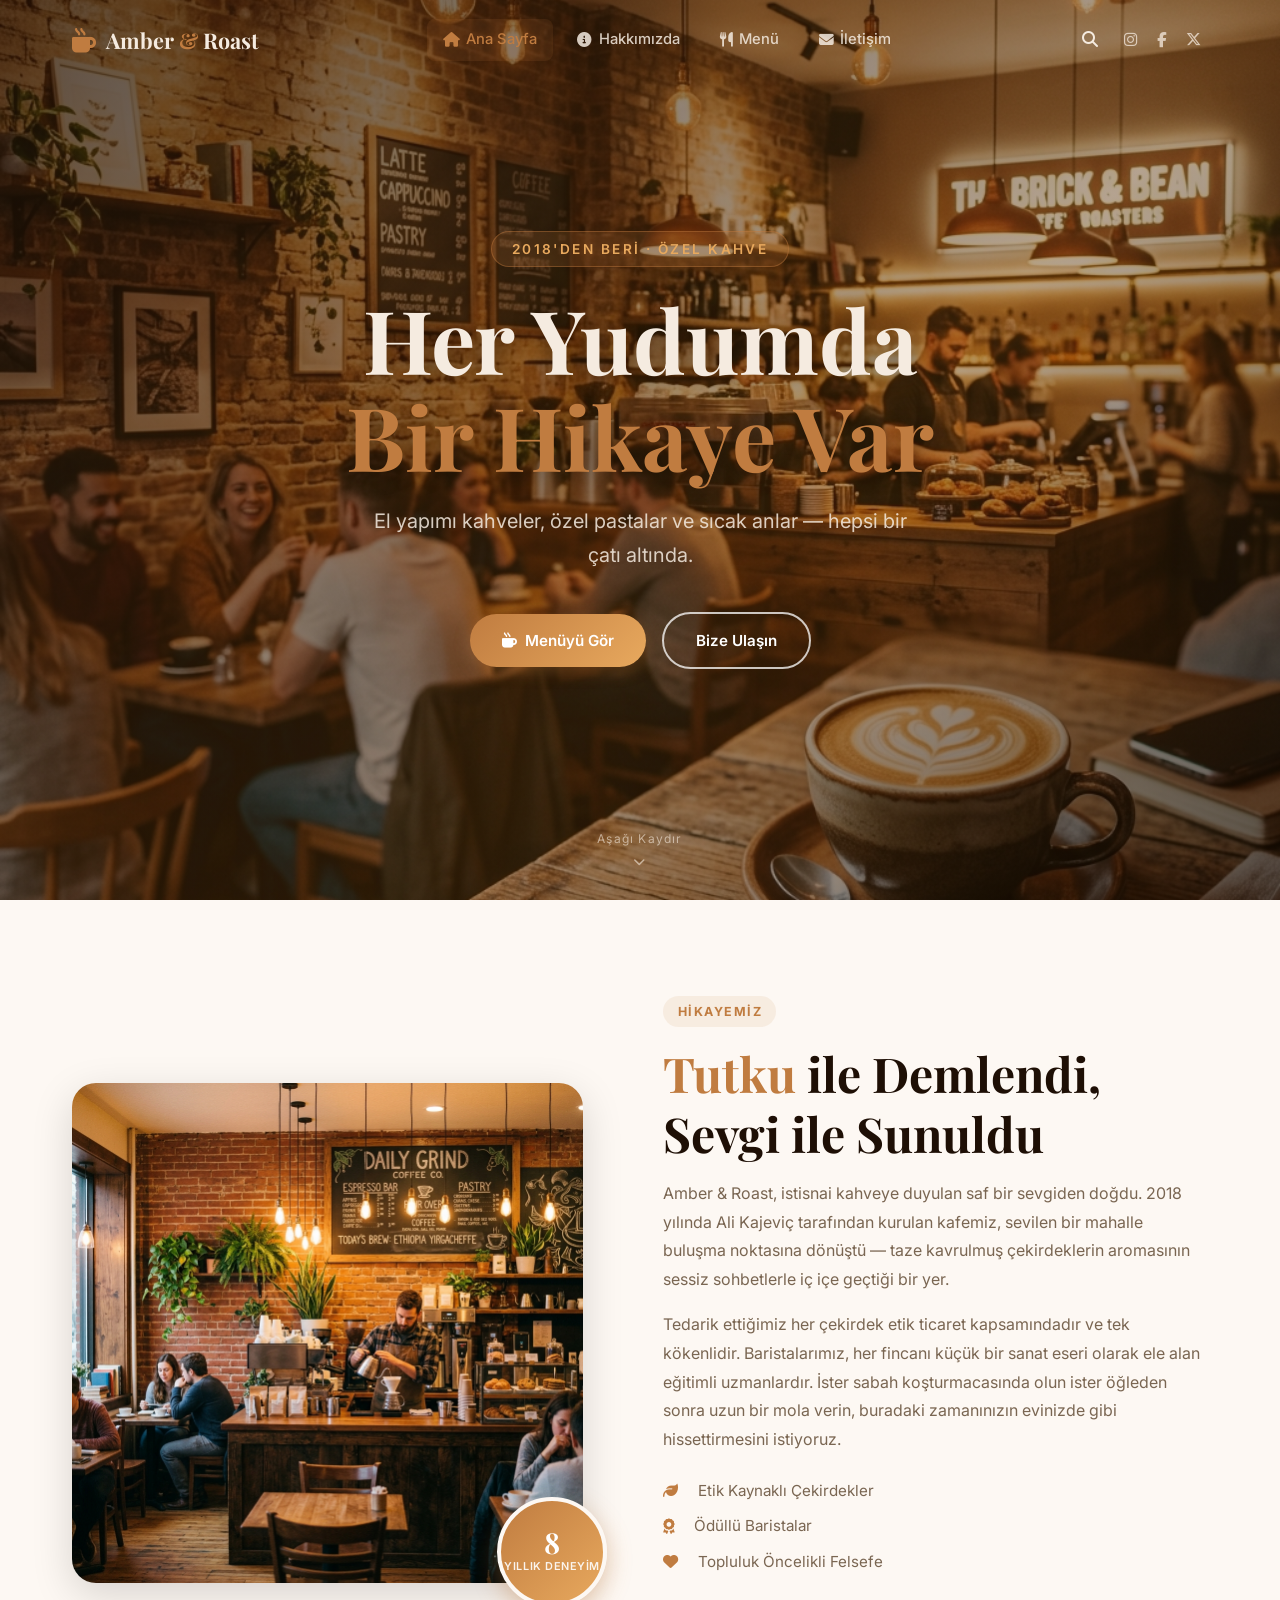
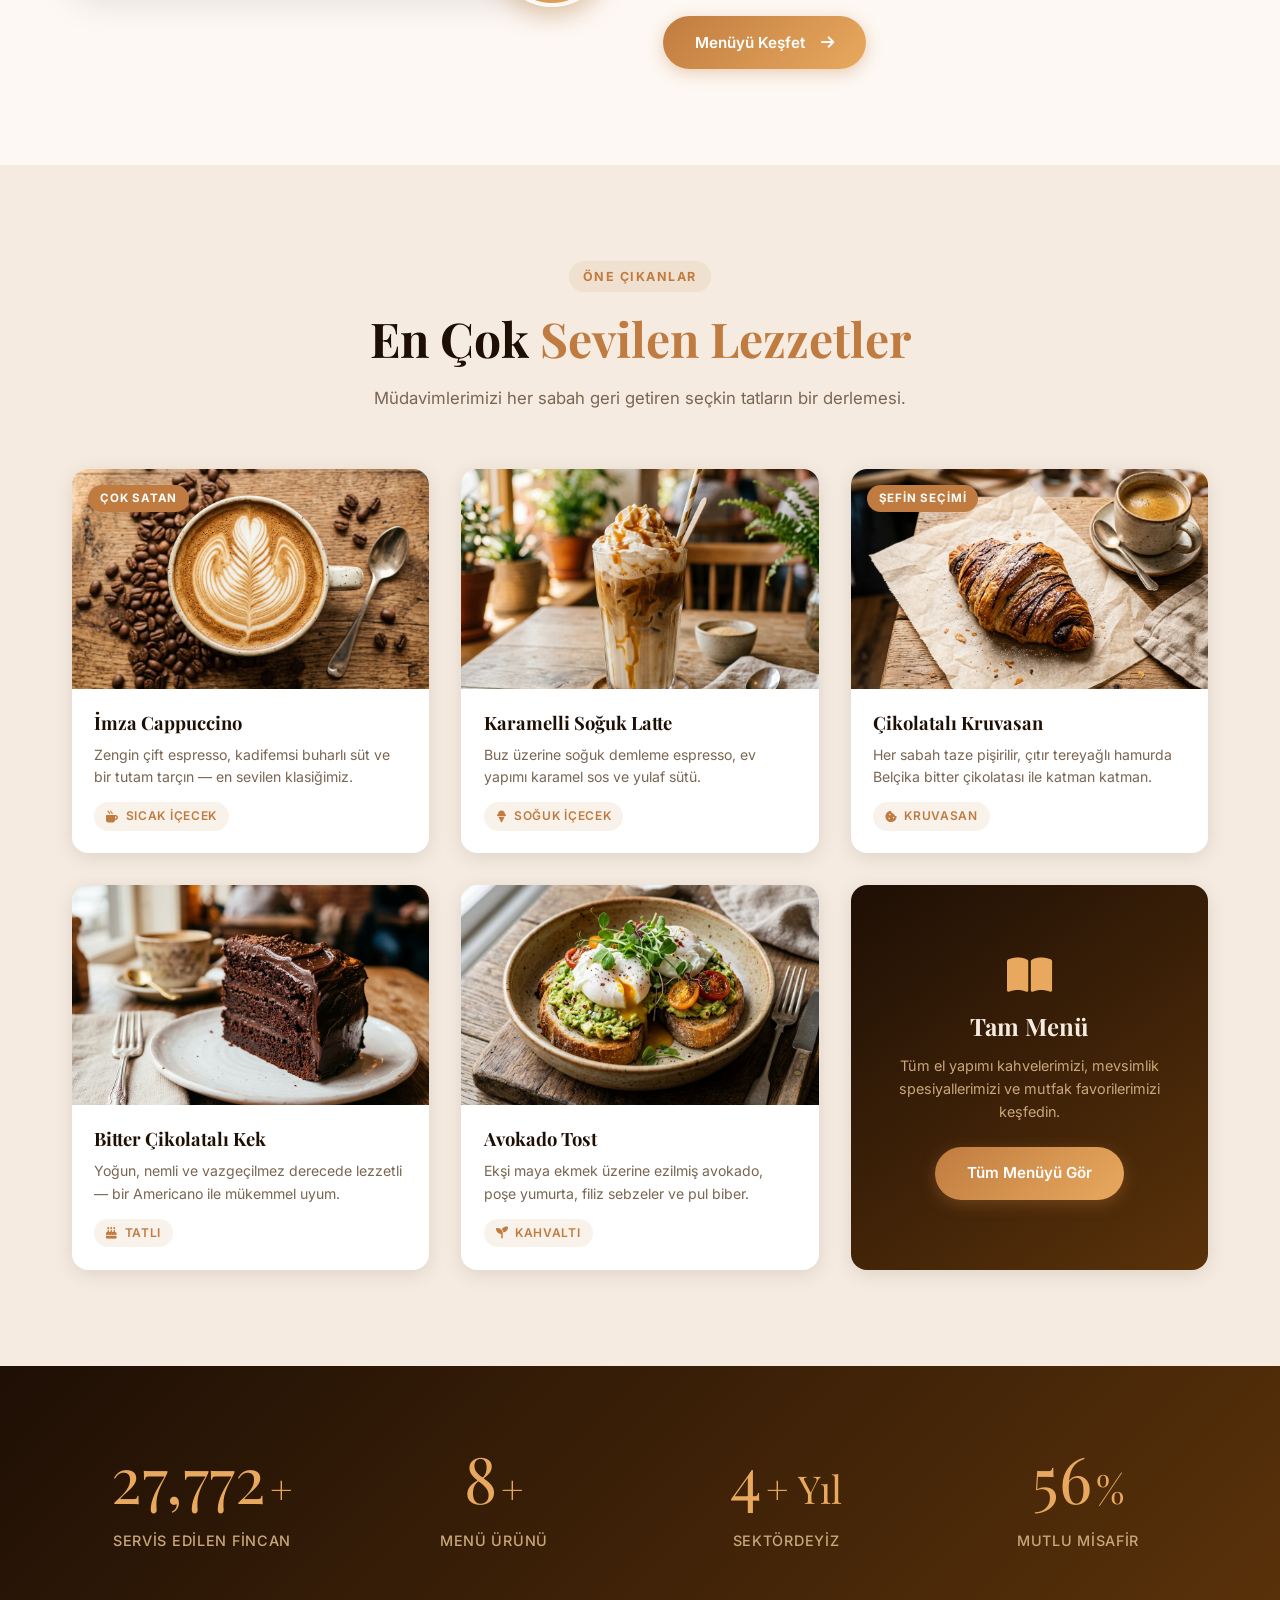
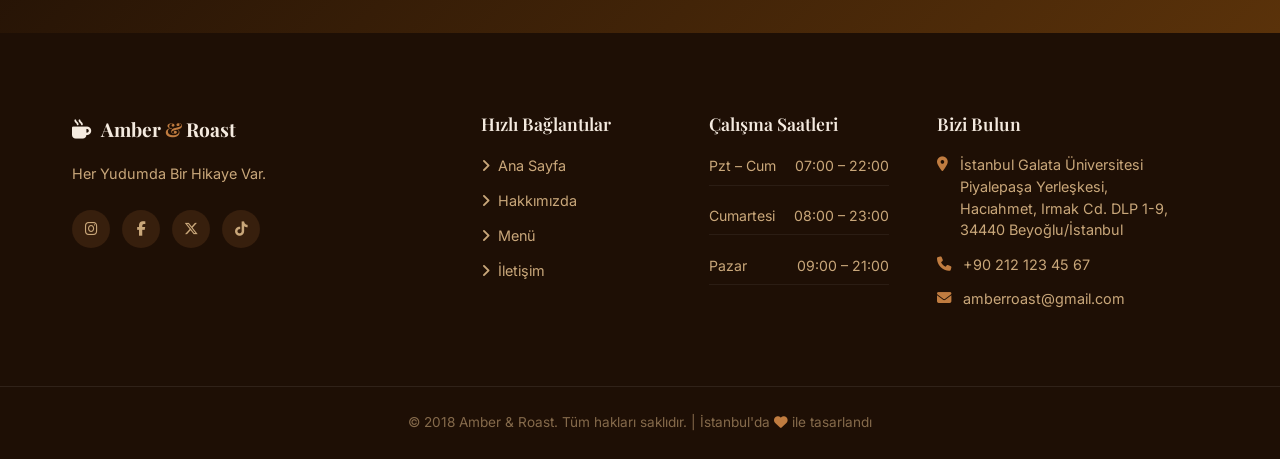
<file: Amber-Roast-Specialty-Coffee-Site/index.html>
<!DOCTYPE html> <!-- HTML5 belgesi oldugunu belirtir. -->
<html lang="tr"> <!-- Sayfa dilini Turkce olarak belirler. -->
<head> <!-- Belgeye ait baslik ve kaynak bilgisini tutar. -->
  <meta charset="UTF-8" /> <!-- UTF-8 karakter setini kullanir. -->
  <meta name="viewport" content="width=device-width, initial-scale=1.0" /> <!-- Mobil gorunum icin olcekleme ayarlar. -->
  <meta name="description" content="Amber & Roast — el yapımı kahveler, taze tatlılar ve sıcak bir kafe deneyimi." /> <!-- Arama motoru aciklamasini belirler. -->
  <title>Amber & Roast | Her Yudumda Bir Hikaye</title> <!-- Sekme basligini belirler. -->
  <link rel="icon" type="image/svg+xml" href="img/favicon.svg" /> <!-- Sekme simgesini tanimlar. -->

  <!-- Google Fonts -->
  <link rel="preconnect" href="https://fonts.googleapis.com" /> <!-- Fontlar icin erken baglanti kurar. -->
  <link rel="preconnect" href="https://fonts.gstatic.com" crossorigin /> 
  <!-- preconnect:Font sunucusuna  erken baglanti kurar.Crossorigin: font dosyalarinin CORS kurallariyla yuklenmesini saglar. -->
  <link href="https://fonts.googleapis.com/css2?family=Playfair+Display:wght@400;600;700&family=Inter:wght@300;400;500;600&display=swap" rel="stylesheet" /> <!-- Kullanilan fontlari yukler. -->

  <!-- Font Awesome -->
  <link rel="stylesheet" href="https://cdnjs.cloudflare.com/ajax/libs/font-awesome/6.5.0/css/all.min.css" /> <!-- Ikon kutuphanesini ekler. -->

  <!-- External CSS -->
  <link rel="stylesheet" href="css/style.css" /> <!-- Ortak site stillerini baglar. -->

  <!-- Internal CSS (page-specific overrides) -->
  <style> /* Ana sayfaya ozel stil duzenlemelerini tanimlar. */
  /* Hero section gradient overlay — internal CSS as required */
  .hero-overlay { /* Hero gradyan katmanini hedefler. */
    background: linear-gradient( /* Arka plan gradyanini tanimlar. */
      135deg, /* Gradyan acisini ayarlar. */
      rgba(30, 15, 5, 0.72) 0%, /* Baslangic rengini tanimlar. */
      rgba(90, 50, 10, 0.45) 60%, /* Orta ton rengini belirler. */
      rgba(20, 10, 2, 0.65) 100% /* Bitis rengini belirler. */
    ); 
  } 

  /* Scroll-reveal elemanlar sayfada asagi indikce yumusak sekilde ortaya cikiyor */
  .reveal { /* Scroll-reveal sinifini hedefler. */
    opacity: 0; /* Baslangic gorunurlugunu gizler. */
    transform: translateY(40px); /* Asagi kaydirma efekti verir. */
    transition: opacity 0.7s ease, transform 0.7s ease; /* Gorunur hale gecisi yumusatir. */
  } 
  .reveal.visible { /* Gorunur oldugunda uygulanacak stili hedefler. */
    opacity: 1; /* Opakligi tam yapar. */
    transform: translateY(0); /* Kaydirma efektini sifirlar. */
  } 
</style> 
</head>
<body>

  <!-- ======================= NAVBAR ======================= -->
  <header class="navbar" id="navbar"> <!-- Ust gezinti cubugunu gosterir. -->
    <div class="nav-container"> <!-- Navbar icerigini sinirlar. -->

      <!-- Logo -->
      <a href="index.html" class="nav-logo" aria-label="Amber & Roast Ana Sayfa"> <!-- Logo baglantisini ana sayfaya yonlendirir. -->
        <i class="fa-solid fa-mug-hot nav-logo-icon"></i> <!-- Marka ikonunu gosterir. -->
        <span>Amber <span class="accent">&amp;</span> Roast</span> <!-- Marka adini yazar. -->
      </a> 

      <!-- Desktop Navigation Links -->
      <nav class="nav-links" id="navLinks" aria-label="Ana Menü"> <!-- Ana menu baglantilarini tutar. -->
        <a href="index.html" class="nav-link active"><i class="fa-solid fa-house"></i> Ana Sayfa</a> <!-- Ana sayfa linkini aktif gosterir. -->
        <a href="about.html" class="nav-link"><i class="fa-solid fa-circle-info"></i> Hakkımızda</a> <!-- Hakkimizda linkini gosterir. -->
        <a href="menu.html" class="nav-link"><i class="fa-solid fa-utensils"></i> Menü</a> <!-- Menu linkini gosterir. -->
        <a href="contact.html" class="nav-link"><i class="fa-solid fa-envelope"></i> İletişim</a> <!-- Iletisim linkini gosterir. -->
      </nav> 

      <!-- Search Bar (right side) -->
      <div class="nav-right"> <!-- Sag taraftaki arama ve ikonlari tutar. -->
        <div class="nav-search" id="searchWrapper"> <!-- Arama alanini kapsar. -->
          <input type="text" id="searchInput" class="search-input" placeholder="Ara…" aria-label="Ara" /> <!-- Arama metni girisi verir. -->
          <button class="search-btn" id="searchToggle" aria-label="Aramayı aç/kapat"> <!-- Arama acma dugmesini gosterir. -->
            <i class="fa-solid fa-magnifying-glass"></i> <!-- Arama ikonunu gosterir. -->
          </button> 
        </div> 

        <!-- Social Icons -->
        <div class="nav-socials"> <!-- Sosyal ikonlari gosterir. -->
          <a href="https://www.instagram.com/?hl=tr" class="social-icon" aria-label="Instagram" target="_blank"> <!-- Instagram baglantisini acar. -->
            <i class="fa-brands fa-instagram"></i> <!-- Instagram ikonunu gosterir. -->
          </a> 

          <a href="https://www.facebook.com/?locale=tr_TR" class="social-icon" aria-label="Facebook" target="_blank"> <!-- Facebook baglantisini acar. -->
            <i class="fa-brands fa-facebook-f"></i> <!-- Facebook ikonunu gosterir. -->
          </a> 

          <a href="https://x.com/?lang=tr" class="social-icon" aria-label="Twitter" target="_blank"> <!-- Twitter baglantisini acar. -->
            <i class="fa-brands fa-x-twitter"></i> <!-- Twitter ikonunu gosterir. -->
          </a> 
        </div> 

        <!-- Hamburger -->
        <button class="hamburger" id="hamburger" aria-label="Menüyü aç/kapat" aria-expanded="false"> <!-- Mobil menu dugmesini gosterir. -->
          <span></span><span></span><span></span> <!-- Hamburger ikonu cizgilerini cizer. -->
        </button> 
      </div> 
    </div> 
  </header> 

  <main> 
    <!-- ======================= HERO ======================= -->
    <section class="hero" id="hero"> <!-- Hero alanini gosterir. -->
      <div class="hero-overlay"></div> <!-- Hero uzerine gradyan katman ekler. -->
      <img src="img/hero_cafe.png" alt="Amber & Roast kafesinin sıcak ve samimi iç mekanı" class="hero-bg" /> <!-- Hero arka plan gorselini gosterir. -->
      <div class="hero-content"> <!-- Hero metin icerigini tutar. -->
        <p class="hero-tagline reveal">2018'den Beri · Özel Kahve</p> <!-- Hero etiket metnini yazar. -->
        <h1 class="hero-title reveal">Her Yudumda<br /><span class="accent">Bir Hikaye Var</span></h1> <!-- Hero basligini yazar. -->
        <p class="hero-sub reveal">El yapımı kahveler, özel pastalar ve sıcak anlar — hepsi bir çatı altında.</p> <!-- Hero alt aciklamasini yazar. -->
        <div class="hero-cta reveal"> <!-- Hero aksiyon butonlarini tutar. -->
          <a href="menu.html" class="btn btn-primary"><i class="fa-solid fa-mug-hot"></i> Menüyü Gör</a> <!-- Menuye giden butonu gosterir. -->
          <a href="contact.html" class="btn btn-outline">Bize Ulaşın</a> <!-- Iletisim butonunu gosterir. -->
        </div> 
      </div> 
      <a href="#about" class="hero-scroll-hint"> 
        <!-- Hero bölümünden Hakkımızda alanına yumuşak kaydırma bağlantısını gösterir. -->
        <span>Aşağı Kaydır</span>
        <i class="fa-solid fa-chevron-down"></i>
      </a>
    </section> 

    <!-- ======================= ABOUT ======================= -->
    <section class="about section" id="about"> <!-- Hakkimizda bolumunu gosterir. -->
      <div class="container"> <!-- Icerigi ortalayan kapsayici ekler. -->
        <div class="about-grid"> <!-- Hakkimizda grid duzenini kurar. -->

          <!-- Image Column -->
          <div class="about-image-wrap reveal"> <!-- Gorsel alanini ve reveal efektini gosterir. -->
            <img src="img/about_cafe.png" alt="Amber & Roast’ta kahve hazırlayan barista" class="about-img" /> <!-- Hakkimizda gorselini gosterir. -->
            <div class="about-badge"> <!-- Deneyim rozetini gosterir. -->
              <span class="badge-number">8</span> <!-- Rozet sayisini yazar. -->
              <span class="badge-text">Yıllık Deneyim</span> <!-- Rozet metnini yazar. -->
            </div> 
          </div> 

          <!-- Text Column -->
          <div class="about-text reveal"> <!-- Metin alanini ve reveal efektini gosterir. -->
            <span class="section-tag">Hikayemiz</span> <!-- Bolum etiketi yazar. -->
            <h2 class="section-title"><span class="accent">Tutku</span> ile Demlendi, Sevgi ile Sunuldu</h2> <!-- Basligi yazar. -->
            <p>Amber &amp; Roast, istisnai kahveye duyulan saf bir sevgiden doğdu. 2018 yılında Ali Kajeviç tarafından kurulan kafemiz, sevilen bir mahalle buluşma noktasına dönüştü — taze kavrulmuş çekirdeklerin aromasının sessiz sohbetlerle iç içe geçtiği bir yer.</p> <!-- Paragraf metnini yazar. -->
            <p>Tedarik ettiğimiz her çekirdek etik ticaret kapsamındadır ve tek kökenlidir. Baristalarımız, her fincanı küçük bir sanat eseri olarak ele alan eğitimli uzmanlardır. İster sabah koşturmacasında olun ister öğleden sonra uzun bir mola verin, buradaki zamanınızın evinizde gibi hissettirmesini istiyoruz.</p> <!-- Paragraf metnini yazar. -->
            <ul class="about-values" style="list-style: none; padding: 0; margin-top: 1.5rem;"> <!-- Degerleri listeleyen alanı kurar. -->
              <li><i class="fa-solid fa-leaf accent-icon"></i> Etik Kaynaklı Çekirdekler</li> <!-- Liste maddesini yazar. -->
              <li><i class="fa-solid fa-award accent-icon"></i> Ödüllü Baristalar</li> <!-- Liste maddesini yazar. -->
              <li><i class="fa-solid fa-heart accent-icon"></i> Topluluk Öncelikli Felsefe</li> <!-- Liste maddesini yazar. -->
            </ul> 
            <a href="menu.html" class="btn btn-primary" style="margin-top: 2rem; display: inline-flex;">Menüyü Keşfet <i class="fa-solid fa-arrow-right" style="margin-left: 8px;"></i></a> <!-- Menu butonunu gosterir. -->
          </div> 

        </div> 
      </div> 
    </section> 

    <!-- ======================= FEATURED MENU PREVIEW ======================= -->
    <section class="featured section" id="featured"> <!-- One cikan menu bolumunu gosterir. -->
      <div class="container"> <!-- Bolum kapsayicisini ekler. -->
        <div class="section-header reveal"> <!-- Baslik alanini ve reveal efektini gosterir. -->
          <span class="section-tag">Öne Çıkanlar</span> <!-- Baslik etiketini yazar. -->
          <h2 class="section-title">En Çok <span class="accent">Sevilen Lezzetler</span></h2> <!-- Bolum basligini yazar. -->
          <p class="section-sub">Müdavimlerimizi her sabah geri getiren seçkin tatların bir derlemesi.</p> <!-- Alt aciklamayi yazar. -->
        </div> 

        <!-- Cards Grid -->
        <div class="menu-cards" id="featuredCards"> <!-- Kart gridini gosterir. -->

          <!-- Card 1 -->
          <article class="menu-card reveal"> <!-- Menu kartini gosterir. -->
            <div class="card-img-wrap"> <!-- Kart gorsel sarmalayicisini gosterir. -->
              <img src="img/menu_cappuccino.png" alt="İmza Cappuccino" class="card-img" /> <!-- Urun gorselini gosterir. -->
              <div class="card-badge">Çok Satan</div> <!-- Rozet metnini yazar. -->
            </div> 
            <div class="card-body"> <!-- Kart govdesini gosterir. -->
              <h3 class="card-title">İmza Cappuccino</h3> <!-- Kart basligini yazar. -->
              <p class="card-desc">Zengin çift espresso, kadifemsi buharlı süt ve bir tutam tarçın — en sevilen klasiğimiz.</p> <!-- Kart aciklamasini yazar. -->
              <span class="card-tag"><i class="fa-solid fa-mug-hot"></i> Sıcak İçecek</span> <!-- Kart etiketini gosterir. -->
            </div> 
          </article> 

          <!-- Card 2 -->
          <article class="menu-card reveal"> <!-- Menu kartini gosterir. -->
            <div class="card-img-wrap"> <!-- Kart gorsel alanini gosterir. -->
              <img src="img/menu_iced_latte.png" alt="Karamelli Buzlu Latte" class="card-img" /> <!-- Urun gorselini gosterir. -->
            </div> 
            <div class="card-body"> <!-- Kart govdesini gosterir. -->
              <h3 class="card-title">Karamelli Soğuk Latte</h3> <!-- Kart basligini yazar. -->
              <p class="card-desc">Buz üzerine soğuk demleme espresso, ev yapımı karamel sos ve yulaf sütü.</p> <!-- Kart aciklamasini yazar. -->
              <span class="card-tag"><i class="fa-solid fa-ice-cream"></i> Soğuk İçecek</span> <!-- Kart etiketini gosterir. -->
            </div> 
          </article> 

          <!-- Card 3 -->
          <article class="menu-card reveal"> <!-- Menu kartini gosterir. -->
            <div class="card-img-wrap"> <!-- Kart gorsel alanini gosterir. -->
              <img src="img/menu_croissant.png" alt="Çikolatalı Kruvasan" class="card-img" /> <!-- Urun gorselini gosterir. -->
              <div class="card-badge">Şefin Seçimi</div> <!-- Rozet metnini yazar. -->
            </div> 
            <div class="card-body"> <!-- Kart govdesini gosterir. -->
              <h3 class="card-title">Çikolatalı Kruvasan</h3> <!-- Kart basligini yazar. -->
              <p class="card-desc">Her sabah taze pişirilir, çıtır tereyağlı hamurda Belçika bitter çikolatası ile katman katman.</p> <!-- Kart aciklamasini yazar. -->
              <span class="card-tag"><i class="fa-solid fa-cookie-bite"></i> Kruvasan</span> <!-- Kart etiketini gosterir. -->
            </div> 
          </article> 

          <!-- Card 4 -->
          <article class="menu-card reveal"> <!-- Menu kartini gosterir. -->
            <div class="card-img-wrap"> <!-- Kart gorsel alanini gosterir. -->
              <img src="img/menu_chocolate_cake.png" alt="Bitter Çikolatalı Kek" class="card-img" /> <!-- Urun gorselini gosterir. -->
            </div> 
            <div class="card-body"> <!-- Kart govdesini gosterir. -->
              <h3 class="card-title">Bitter Çikolatalı Kek</h3> <!-- Kart basligini yazar. -->
              <p class="card-desc">Yoğun, nemli ve vazgeçilmez derecede lezzetli — bir Americano ile mükemmel uyum.</p> <!-- Kart aciklamasini yazar. -->
              <span class="card-tag"><i class="fa-solid fa-cake-candles"></i> Tatlı</span> <!-- Kart etiketini gosterir. -->
            </div> 
          </article> 

          <!-- Card 5 -->
          <article class="menu-card reveal"> <!-- Menu kartini gosterir. -->
            <div class="card-img-wrap"> <!-- Kart gorsel alanini gosterir. -->
              <img src="img/menu_avocado_toast.png" alt="Avokado Tost" class="card-img" /> <!-- Urun gorselini gosterir. -->
            </div> 
            <div class="card-body"> <!-- Kart govdesini gosterir. -->
              <h3 class="card-title">Avokado Tost</h3> <!-- Kart basligini yazar. -->
              <p class="card-desc">Ekşi maya ekmek üzerine ezilmiş avokado, poşe yumurta, filiz sebzeler ve pul biber.</p> <!-- Kart aciklamasini yazar. -->
              <span class="card-tag"><i class="fa-solid fa-seedling"></i> Kahvaltı</span> <!-- Kart etiketini gosterir. -->
            </div> 
          </article> 

          <!-- Card 6 — CTA -->
          <article class="menu-card menu-card--cta reveal"> <!-- CTA kartini gosterir. -->
            <div class="cta-card-inner"> <!-- CTA kart icini gosterir. -->
              <i class="fa-solid fa-book-open cta-icon"></i> <!-- CTA ikonunu gosterir. -->
              <h3>Tam Menü</h3> <!-- CTA basligini yazar. -->
              <p>Tüm el yapımı kahvelerimizi, mevsimlik spesiyallerimizi ve mutfak favorilerimizi keşfedin.</p> <!-- CTA aciklamasini yazar. -->
              <a href="menu.html" class="btn btn-primary">Tüm Menüyü Gör</a> <!-- Tam menu baglantisini gosterir. -->
            </div> 
          </article> 

        </div> 
      </div> 
    </section> 

    <!-- ======================= STATS BANNER ======================= -->
    <!-- Sayfanın istatistik (sayac) bölümünü belirtir -->

    <section class="stats-banner">  <!-- stats-banner bolumunu gosterir. -->
      <div class="container stats-grid"> <!-- Istatistik gridini ortalar. -->
        <!-- container ile genislik sinirlanir -->
        <!-- stats-grid ile kartlar gridde dizilir -->

        <div class="stat-item reveal"> <!-- Istatistik kartini gosterir. -->
          <!-- stat-item tek bir istatistik kutusudur -->
          <!-- reveal kaydirma animasyonunu tetikler -->

          <span class="stat-number" data-target="48000">0</span> <!-- Sayac degerini gosterir. -->
          <!-- stat-number animasyonlu sayidir -->
          <!-- data-target JS hedef sayiyi belirtir -->
          <!-- baslangic degeri sifirdir -->

          <span class="stat-suffix">+</span> <!-- Sayi ekini gosterir. -->
          <!-- stat-suffix sayi yanina ek yazar -->

          <p>Servis Edilen Fincan</p> <!-- Aciklama metnini yazar. -->
        </div> 
        <div class="stat-item reveal"> <!-- ikinci istatistik kartini gosterir. -->
          <span class="stat-number" data-target="14">0</span> <!-- 0'dan 14'e sayar. -->
          <span class="stat-suffix">+</span> <!-- + isaretini gosterir. -->
          <p>Menü Ürünü</p> <!-- Aciklama yazar. -->
        </div> 
        <div class="stat-item reveal"> <!-- ucuncu istatistik kartini gosterir. -->
          <span class="stat-number" data-target="8">0</span> <!-- 0'dan 8'e sayar. -->
          <span class="stat-suffix">+ Yıl</span> <!-- Sayi sonrasina yazi ekler. -->
          <p>Sektördeyiz</p> <!-- Aciklama yazar. -->
        </div> 
        <div class="stat-item reveal"> <!-- dorduncu istatistik kartini gosterir. -->
          <span class="stat-number" data-target="98">0</span> <!-- 0'dan 98'e sayar. -->
          <span class="stat-suffix">%</span> <!-- Yuzde isaretini gosterir. -->
          <p>Mutlu Misafir</p> <!-- Aciklama yazar. -->
        </div> 
      </div> 
    </section> 
  </main>  

  <!-- ======================= FOOTER ======================= -->
  <footer class="footer" id="footer"> <!-- Footer bolumunu gosterir. -->
    <div class="container footer-grid"> <!-- Footer gridini olusturur. -->

      <!-- Brand -->
      <div class="footer-brand"> <!-- Marka alanini gosterir. -->
        <a href="index.html" class="nav-logo footer-logo"> <!-- Footer logosunu ana sayfaya baglar. -->
          <i class="fa-solid fa-mug-hot"></i> <!-- Marka ikonunu gosterir. -->
          <span>Amber <span class="accent">&amp;</span> Roast</span> <!-- Marka adini yazar. -->
        </a> 
        <p class="footer-tagline">Her Yudumda Bir Hikaye Var.</p> <!-- Footer sloganini yazar. -->
        
        <div class="footer-socials"> <!-- Sosyal ikonlari gosterir. -->
          <a href="https://www.instagram.com/?hl=tr" aria-label="Instagram" target="_blank"> <!-- Instagram baglantisini acar. -->
            <i class="fa-brands fa-instagram"></i> <!-- Instagram ikonunu gosterir. -->
          </a> 

          <a href="https://www.facebook.com/?locale=tr_TR" aria-label="Facebook" target="_blank"> <!-- Facebook baglantisini acar. -->
            <i class="fa-brands fa-facebook-f"></i> <!-- Facebook ikonunu gosterir. -->
          </a> 

          <a href="https://x.com/?lang=tr" aria-label="Twitter" target="_blank"> <!-- Twitter baglantisini acar. -->
            <i class="fa-brands fa-x-twitter"></i> <!-- Twitter ikonunu gosterir. -->
          </a> 

          <a href="https://www.tiktok.com/tr-TR/" aria-label="TikTok" target="_blank"> <!-- TikTok baglantisini acar. -->
            <i class="fa-brands fa-tiktok"></i> <!-- TikTok ikonunu gosterir. -->
          </a> 
        </div> 
      </div> 


      <!-- Quick Links (Hızlı bağlantılar bölümü) -->
      <div class="footer-col"> <!-- Hizli baglantilar sutununu gosterir. -->
        <h4 class="footer-heading">Hızlı Bağlantılar</h4> <!-- Sutun basligini yazar. -->
        <ul> <!-- Baglanti listesini gosterir. -->
          <li><a href="index.html"><i class="fa-solid fa-angle-right"></i> Ana Sayfa</a></li>
          <!-- Ana sayfa linkini yazar. -->
          <li><a href="about.html"><i class="fa-solid fa-angle-right"></i> Hakkımızda</a></li>
          <!-- Hakkimizda linkini yazar. -->
          <li><a href="menu.html"><i class="fa-solid fa-angle-right"></i> Menü</a></li> <!-- Menu linkini yazar. -->
          <li><a href="contact.html"><i class="fa-solid fa-angle-right"></i> İletişim</a></li>
          <!-- Iletisim linkini yazar. -->
        </ul>
      </div> 

      <!-- Opening Hours (Çalışma saatleri bölümü) -->
      <div class="footer-col"> <!-- Calisma saatleri sutununu gosterir. -->
        <h4 class="footer-heading">Çalışma Saatleri</h4> <!-- Sutun basligini yazar. -->
        <ul class="hours-list"> <!-- Saatler listesini gosterir. -->
          <li><span>Pzt – Cum</span><span>07:00 – 22:00</span></li> <!-- Hafta ici saatlerini yazar. -->
          <li><span>Cumartesi</span><span>08:00 – 23:00</span></li> <!-- Cumartesi saatlerini yazar. -->
          <li><span>Pazar</span><span>09:00 – 21:00</span></li> <!-- Pazar saatlerini yazar. -->
        </ul> 
      </div> 

      <!-- Address & Contact -->
      <div class="footer-col"> <!-- Adres ve iletisim sutununu gosterir. -->
        <h4 class="footer-heading">Bizi Bulun</h4> <!-- Sutun basligini yazar. -->
        <address> <!-- Adres bilgilerini semantik olarak belirtir. -->
          <p><i class="fa-solid fa-location-dot"></i> İstanbul Galata Üniversitesi Piyalepaşa Yerleşkesi,<br />Hacıahmet, Irmak Cd. DLP 1-9, 34440 Beyoğlu/İstanbul</p> <!-- Adres satirini yazar. -->
          <p><i class="fa-solid fa-phone"></i> <a href="tel:+902121234567">+90 212 123 45 67</a></p> <!-- Telefon bilgisini yazar. -->
          <p><i class="fa-solid fa-envelope"></i> <a href="mailto:amberroast@gmail.com">amberroast@gmail.com</a></p> <!-- E-posta bilgisini yazar. -->
        </address> 
      </div> 

    </div> 

    <div class="footer-bottom"> <!-- Footer alt bandini gosterir. -->
      <p>&copy; 2018 Amber &amp; Roast. Tüm hakları saklıdır. | İstanbul'da <i class="fa-solid fa-heart" style="color:#c07c40;"></i> ile tasarlandı</p> <!-- Telif bilgisini yazar. -->
    </div> 
  </footer> 

  <!-- JavaScript -->
  <script src="js/script.js"></script> <!-- JavaScript dosyasini yukler. -->
</body>
</html>
</file>
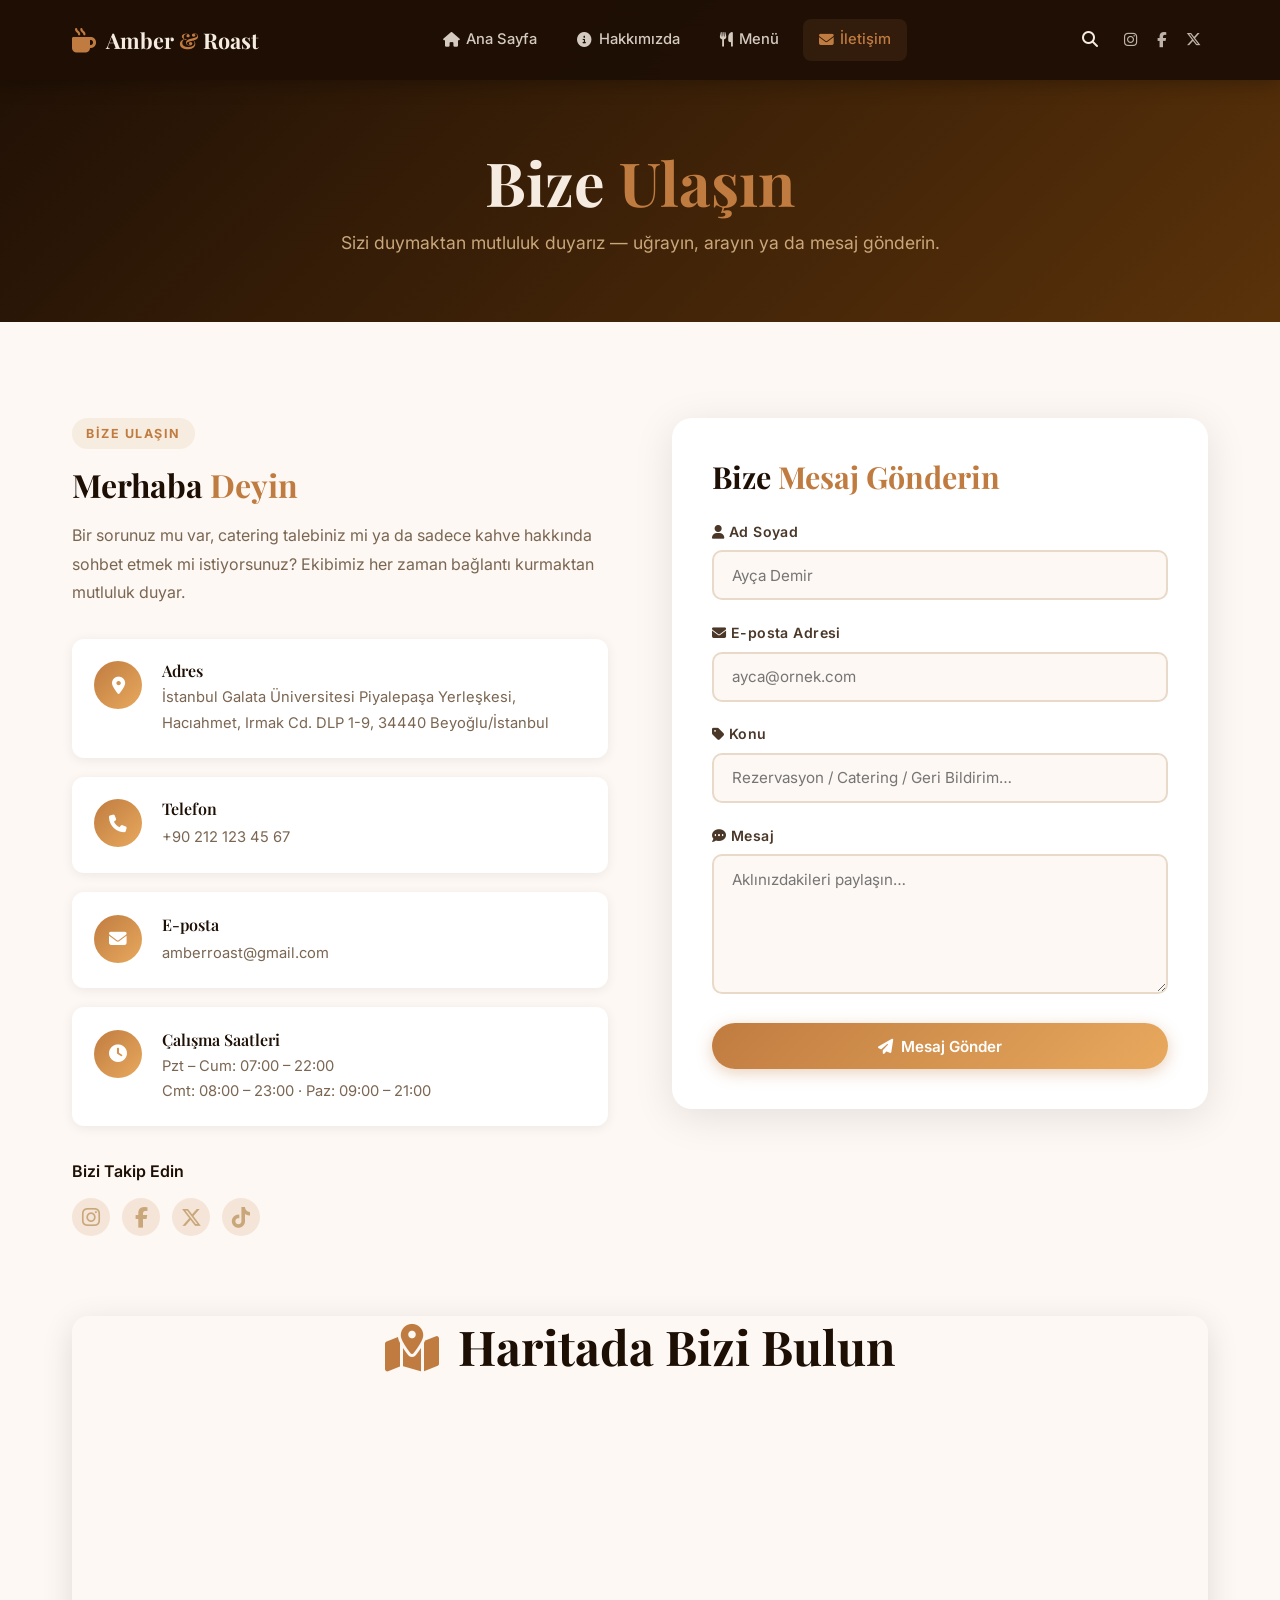
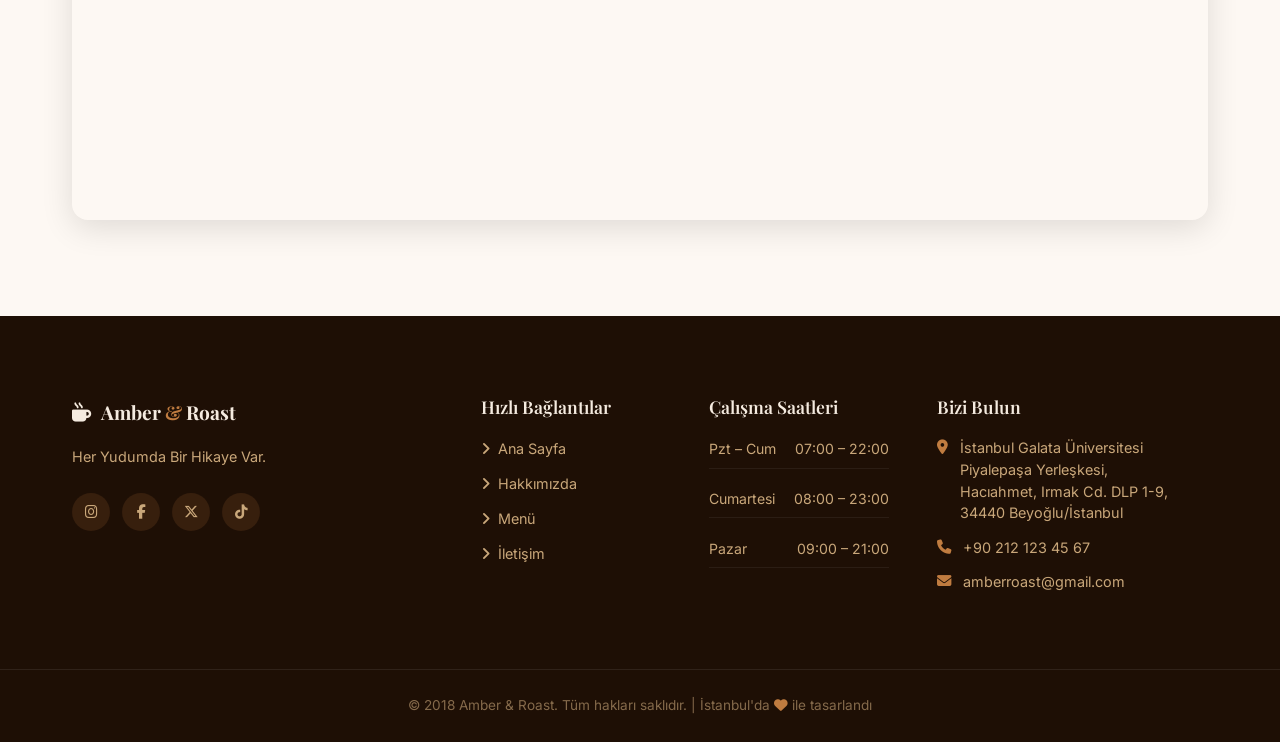
<file: Amber-Roast-Specialty-Coffee-Site/contact.html>
<!DOCTYPE html> <!-- HTML5 belgesi olduğunu belirtir. -->
<html lang="tr">
<head>
  <meta charset="UTF-8" /> <!-- Türkçe karakterleri doğru göstermek için UTF-8 kullanır. -->
  <meta name="viewport" content="width=device-width, initial-scale=1.0" /> <!-- Mobil cihazlarda uygun ölçeklemeyi sağlar. -->
  <meta name="description" content="Amber & Roast ile iletişime geçin — mesaj gönderin, konumumuzu bulun veya bizi arayın." /> <!-- Arama motorları için sayfa açıklaması sağlar. -->
  <title>İletişim | Amber &amp; Roast</title> <!-- Sekme başlığını belirler. -->
  <link rel="icon" type="image/svg+xml" href="img/favicon.svg" /> <!-- Sekme simgesini (favicon) tanımlar. -->

  <!-- Google Fonts -->
  <link rel="preconnect" href="https://fonts.googleapis.com" /> <!-- Google Fonts alanına erken bağlantı kurar. -->
  <link rel="preconnect" href="https://fonts.gstatic.com" crossorigin /> <!-- Font dosyaları için erken bağlantı ve CORS ayarı yapar. -->
  <link href="https://fonts.googleapis.com/css2?family=Playfair+Display:wght@400;600;700&family=Inter:wght@300;400;500;600&display=swap" rel="stylesheet" /> <!-- Kullanılan yazı tiplerini yükler. -->

  <!-- Font Awesome -->
  <link rel="stylesheet" href="https://cdnjs.cloudflare.com/ajax/libs/font-awesome/6.5.0/css/all.min.css" /> <!-- İkon kütüphanesini sayfaya ekler. -->

  <!-- External CSS -->
  <link rel="stylesheet" href="css/style.css" /> <!-- Genel site stillerini uygular. -->

  <!-- Internal CSS — contact page specific -->
  <style> /* İletişim sayfasına özel stilleri tanımlar. */
  /* Page Banner */
  .page-banner { /* Üst bannerin arka plan ve boşluklarını belirler. */
    background: linear-gradient(135deg, #1e0f05 0%, #5a320a 100%); /* Banner arka plan gradyanını verir. */
    padding: 9rem 2rem 4rem; /* Üst, yatay ve alt iç boşlukları ayarlar. */
    text-align: center; /* Banner içeriğini ortalar. */
  }
  .page-banner h1 { /* Banner başlığının yazı tipini ve boyutunu ayarlar. */
    font-family: 'Playfair Display', serif; /* Playfair Display yazi tipini seçer, yüklü degilse serif kullanir. */
    font-size: clamp(2.2rem, 5vw, 3.8rem); /* Başlık boyutunu ekranla ölçekler. */
    color: #f5ebe0; /* Başlık rengini açık tona çeker. */
    margin-bottom: 0.5rem; /* Başlık altına küçük boşluk ekler. */
  }
  .page-banner p { /* Banner açıklama metnini biçimlendirir. */
    color: #c9a77a; /* Açıklama metninin rengini belirler. */
    font-size: 1.1rem; /* Açıklama metni boyutunu ayarlar. */
  }

  /* Contact Layout */
  .contact-layout { /* İletişim bölümünü iki sütunlu ızgara yapar. */
    display: grid; /* Düzeni grid olarak kurar. */
    grid-template-columns: 1fr 1fr; /* İki eşit sütun oluşturur. */
    gap: 4rem; /* Sütunlar arası boşluğu belirler. */
    align-items: start; /* Sütun içlerini üstten hizalar. */
  }
  @media (max-width: 768px) { /* 768px altı ekranlarda tek sütun düzeni sağlar. */
    .contact-layout { /* Mobil düzeni hedefler. */
      grid-template-columns: 1fr; /* Tek sütuna düşürür. */
      gap: 2.5rem; /* Mobilde sütun aralığını azaltır. */
    }
  }

  /* Contact Info Cards */
  .contact-info-cards { /* Bilgi kartlarını dikey bir liste halinde hizalar. */
    display: flex; /* Kartları esnek düzende diziler. */
    flex-direction: column; /* Kartları dikey akışta sıralar. */
    gap: 1.2rem; /* Kartlar arası boşluğu belirler. */
    margin-top: 2rem; /* Kart grubuna üstten boşluk verir. */
  }
  .info-card { /* Her bilgi kartının görsel kutu stilini tanımlar. */
    display: flex; /* Kart içeriğini yatay hizalar. */
    align-items: flex-start; /* Kart içindeki öğeleri üstten hizalar. */
    gap: 1.2rem; /* İkon ve metin arası boşluk bırakır. */
    background: #fff; /* Kart arka planını beyaz yapar. */
    padding: 1.4rem; /* Kart iç boşluğunu ayarlar. */
    border-radius: 12px; /* Kart köşelerini yuvarlatır. */
    box-shadow: 0 2px 12px rgba(0,0,0,0.07); /* Kart gölgesini yumuşatır. */
    transition: transform 0.25s ease; /* Hover dönüşümü için geçiş ekler. */
  }
  .info-card:hover { transform: translateX(6px); } /* Hover sırasında kartı yana kaydırır. */
  .info-card-icon { /* Karttaki ikon için dairesel arka plan oluşturur. */
    width: 48px; /* İkon alanı genişliğini belirler. */
    height: 48px; /* İkon alanı yüksekliğini belirler. */
    background: linear-gradient(135deg, #c07c40, #e8a95e); /* İkon arka planına gradyan verir. */
    border-radius: 50%; /* İkon alanını tam daire yapar. */
    display: flex; /* İkonu ortalamak için flex kullanır. */
    align-items: center; /* İkonu dikey ortalar. */
    justify-content: center; /* İkonu yatay ortalar. */
    color: #fff; /* İkon rengini beyaz yapar. */
    font-size: 1.1rem; /* İkon boyutunu ayarlar. */
    flex-shrink: 0; /* İkonun daralmasını engeller. */
  }
  .info-card-text h4 { /* Kart başlığının tipografisini ayarlar. */
    font-weight: 600; /* Başlık kalınlığını belirler. */
    color: #1e0f05; /* Başlık rengini belirler. */
    margin-bottom: 0.25rem; /* Başlık altına küçük boşluk verir. */
  }
  .info-card-text p, .info-card-text a { /* Kart metni ve linklerinin görünümünü düzenler. */
    font-size: 0.92rem; /* Metin boyutunu ayarlar. */
    color: #7a6652; /* Metin rengini yumuşatır. */
    text-decoration: none; /* Link alt çizgisini kaldırır. */
  }
  .info-card-text a:hover { color: #c07c40; } /* Link hover rengini vurgular. */

  /* Form Styles */
  .contact-form-wrap { /* Form kutusunun arka plan ve gölge stilini tanımlar. */
    background: #fff; /* Form kutusunun arka planını beyaz yapar. */
    padding: 2.5rem; /* Form kutusunun iç boşluğunu belirler. */
    border-radius: 20px; /* Form kutusunun köşelerini yuvarlatır. */
    box-shadow: 0 8px 40px rgba(0,0,0,0.1); /* Form kutusuna derin gölge ekler. */
  }
  .contact-form-wrap h2 { /* Form başlığının tipografisini ayarlar. */
    font-family: 'Playfair Display', serif; /* Playfair Display yazi tipini seçer, yüklü degilse serif kullanir. */
    font-size: 1.9rem; /* Başlık boyutunu ayarlar. */
    color: #1e0f05; /* Başlık rengini koyu yapar. */
    margin-bottom: 1.5rem; /* Başlık altına boşluk verir. */
  }
  .form-group { /* Form alanları arasında boşluk bırakır. */
    margin-bottom: 1.3rem; /* Her alanın altına boşluk ekler. */
  }
  .form-group label { /* Etiketlerin yazı stilini ve aralığını belirler. */
    display: block; /* Etiketi satır bazında gösterir. */
    font-size: 0.88rem; /* Etiket boyutunu ayarlar. */
    font-weight: 600; /* Etiket kalınlığını belirler. */
    color: #4a3728; /* Etiket rengini belirler. */
    margin-bottom: 0.4rem; /* Etiket altına boşluk ekler. */
    letter-spacing: 0.03em; /* Harf aralığını hafif açar. */
  }
  .form-group input,
  .form-group textarea { /* Form girdilerinin görünümünü ve geçişlerini ayarlar. */
    width: 100%; /* Alanın tam genişliği kaplamasını sağlar. */
    padding: 0.85rem 1.1rem; /* İç boşlukları belirler. */
    border: 2px solid #e8d9c8; /* Sınır çizgisinin rengini ve kalınlığını belirler. */
    border-radius: 10px; /* Kenarları yuvarlatır. */
    font-family: 'Inter', sans-serif; /* Form yazı tipini ayarlar. */
    font-size: 0.95rem; /* Form metin boyutunu ayarlar. */
    color: #1e0f05; /* Form metin rengini belirler. */
    background: #fdf8f3; /* Form arka plan rengini açık yapar. */
    transition: border-color 0.3s ease, box-shadow 0.3s ease; /* Odak geçişini yumuşatır. */
    box-sizing: border-box; /* Kenarlık ve dolguyu genişliğe dahil eder. */
  }
  .form-group input:focus,
  .form-group textarea:focus { /* Odaklanan alanlara vurgu efekti verir. */
    outline: none; /* Varsayılan odak çizgisini kaldırır. */
    border-color: #c07c40; /* Odakta sınır rengini değiştirir. */
    box-shadow: 0 0 0 3px rgba(192,124,64,0.15); /* Odak halkası ekler. */
  }
  .form-group input.error,
  .form-group textarea.error { /* Hatalı alanları kırmızı tonla vurgular. */
    border-color: #e05252; /* Hata durumunda sınır rengini kırmızı yapar. */
    box-shadow: 0 0 0 3px rgba(224,82,82,0.12); /* Hata odak halkası ekler. */
  }
  .form-group textarea { /* Mesaj alanının minimum yüksekliğini belirler. */
    resize: vertical; /* Dikey yeniden boyutlandırmaya izin verir. */
    min-height: 140px; /* Minimum yüksekliği belirler. */
  }
  .form-error-msg { /* Hata mesajlarını gizli ve küçük boyutta tutar. */
    font-size: 0.8rem; /* Hata metni boyutunu ayarlar. */
    color: #e05252; /* Hata metni rengini belirler. */
    margin-top: 0.3rem; /* Hata mesajına üst boşluk ekler. */
    display: none; /* Hata mesajını başlangıçta gizler. */
  }
  .form-error-msg.show { display: block; } /* Hata mesajını görünür yapar. */
  .form-success { /* Başarılı gönderim kutusunun görünümünü tanımlar. */
    display: none; /* Başarı kutusunu başlangıçta gizler. */
    text-align: center; /* Başarı metnini ortalar. */
    padding: 2rem; /* Kutunun iç boşluğunu belirler. */
    color: #2d6a4f; /* Başarı metni rengini belirler. */
    background: #d8f3dc; /* Başarı arka plan rengini belirler. */
    border-radius: 12px; /* Başarı kutusunun köşelerini yuvarlatır. */
    margin-top: 1rem; /* Üstten boşluk ekler. */
  }
  .form-success i { /* Başarı ikonunu biçimlendirir. */
    font-size: 2rem; /* İkon boyutunu büyütür. */
    display: block; /* İkonu ayrı satırda gösterir. */
    margin-bottom: 0.7rem; /* İkon altına boşluk verir. */
  }
  .form-success.show { display: block; } /* Başarı mesajını görünür yapar. */

  /* Map */
  .map-wrap { /* Harita alanını yuvarlatılmış ve gölgeli yapar. */
    margin-top: 4rem; /* Harita alanının üst boşluğunu verir. */
    border-radius: 16px; /* Harita kutusunun köşelerini yuvarlatır. */
    overflow: hidden; /* Taşan içeriği gizler. */
    box-shadow: 0 8px 32px rgba(0,0,0,0.12); /* Harita kutusuna gölge ekler. */
  }
  .map-wrap iframe { /* Harita iframe ölçülerini ve kenarlıklarını ayarlar. */
    width: 100%; /* Haritayı konteyner genişliğine uyarlar. */
    height: 420px; /* Harita yüksekliğini belirler. */
    border: none; /* Harita kenarlığını kaldırır. */
    display: block; /* Harita öğesini blok olarak gösterir. */
  }
</style>
</head>
<body>
  <header class="navbar" id="navbar"> 
    <div class="nav-container"> 
      <a href="index.html" class="nav-logo" aria-label="Amber & Roast Ana Sayfa"> <!-- Logo bağlantısını ana sayfaya yönlendirir. -->
        <i class="fa-solid fa-mug-hot nav-logo-icon"></i> <!-- Marka ikonunu gösterir. -->
        <span>Amber <span class="accent">&amp;</span> Roast</span> <!-- Marka adını vurgulu biçimde yazar. -->
      </a>
      <nav class="nav-links" id="navLinks" aria-label="Ana Menü"> <!-- Ana menü bağlantılarını içerir. -->
        <a href="index.html" class="nav-link"><i class="fa-solid fa-house"></i> Ana Sayfa</a> <!-- Ana sayfaya giden menü bağlantısıdır. -->
        <a href="about.html" class="nav-link"><i class="fa-solid fa-circle-info"></i> Hakkımızda</a> <!-- Hakkımızda sayfasına giden bağlantıdır. -->
        <a href="menu.html" class="nav-link"><i class="fa-solid fa-utensils"></i> Menü</a> <!-- Menü sayfasına giden bağlantıdır. -->
        <a href="contact.html" class="nav-link active"><i class="fa-solid fa-envelope"></i> İletişim</a> <!-- Aktif iletişim sayfasını vurgular. -->
      </nav>
      <div class="nav-right"> <!-- Sağ taraftaki arama ve sosyal alanı kapsar. -->
        <div class="nav-search" id="searchWrapper"> <!-- Arama kutusu ve butonunu içerir. -->
          <input type="text" id="searchInput" class="search-input" placeholder="Ara…" aria-label="Ara" /> <!-- Arama metni için giriş alanı sağlar. -->
          <button class="search-btn" id="searchToggle" aria-label="Aramayı aç/kapat"> <!-- Arama alanını açıp kapatan butondur. -->
            <i class="fa-solid fa-magnifying-glass"></i> <!-- Arama ikonunu gösterir. -->
          </button>
        </div>
        <div class="nav-socials"> <!-- Sosyal medya ikonlarını gruplar. -->
          <a href="https://www.instagram.com/?hl=tr" class="social-icon" aria-label="Instagram" target="_blank"> <!-- Instagram bağlantısıdır. -->
            <i class="fa-brands fa-instagram"></i> <!-- Instagram ikonunu gösterir. -->
          </a>

          <a href="https://www.facebook.com/?locale=tr_TR" class="social-icon" aria-label="Facebook" target="_blank"> <!-- Facebook bağlantısıdır. -->
            <i class="fa-brands fa-facebook-f"></i> <!-- Facebook ikonunu gösterir. -->
          </a>

          <a href="https://x.com/?lang=tr" class="social-icon" aria-label="Twitter" target="_blank"> <!-- Twitter bağlantısıdır. -->
            <i class="fa-brands fa-x-twitter"></i> <!-- Twitter ikonunu gösterir. -->
          </a>
        </div>
        <button class="hamburger" id="hamburger" aria-label="Menüyü aç/kapat" aria-expanded="false"> <!-- Mobil menü açma butonudur. -->
          <span></span><span></span><span></span> <!-- Hamburger menü çizgilerini çizer. -->
        </button>
      </div>
    </div>
  </header>
  <main>

    <!-- ======================= PAGE BANNER ======================= -->
    <section class="page-banner"> <!-- Üst sayfa banner alanını tanımlar. -->
      <h1>Bize <span class="accent">Ulaşın</span></h1> <!-- Banner başlığını vurgulu biçimde gösterir. -->
      <p>Sizi duymaktan mutluluk duyarız — uğrayın, arayın ya da mesaj gönderin.</p> <!-- Kısa açıklama metni verir. -->
    </section>

    <!-- ======================= CONTACT SECTION ======================= -->
    <section class="section" id="contactSection"> <!-- İletişim bölümünü sayfaya ekler. -->
      <div class="container"> <!-- İçeriği hizalayan genel kapsayıcıdır. -->
        <div class="contact-layout"> <!-- Sol bilgi ve sağ form düzenini kurar. -->

          <!-- LEFT: Info Cards -->
          <div class="contact-info"> <!-- Sol tarafta iletişim bilgilerini gösterir. -->
            <span class="section-tag">Bize Ulaşın</span> <!-- Bölüm etiketini vurgular. -->
            <h2 class="section-title" style="font-size: 2rem;">Merhaba <span class="accent">Deyin</span></h2> <!-- Bölüm başlığını gösterir. -->
            <p style="color:#7a6652; line-height:1.8;">
              Bir sorunuz mu var, catering talebiniz mi ya da sadece kahve hakkında sohbet etmek mi istiyorsunuz? Ekibimiz her zaman bağlantı kurmaktan mutluluk duyar. <!-- İletişim davetini anlatır. -->
            </p>

            <div class="contact-info-cards"> <!-- İletişim bilgi kartlarını gruplar. -->
              <div class="info-card"> <!-- Adres kartını oluşturur. -->
                <div class="info-card-icon"><i class="fa-solid fa-location-dot"></i></div> <!-- Adres ikonunu gösterir. -->
                <div class="info-card-text"> <!-- Adres metin alanını kapsar. -->
                  <h4>Adres</h4> <!-- Kart başlığını belirtir. -->
                  <p>İstanbul Galata Üniversitesi Piyalepaşa Yerleşkesi,<br />Hacıahmet, Irmak Cd. DLP 1-9, 34440 Beyoğlu/İstanbul</p> <!-- Adres bilgisini yazar. -->
                </div>
              </div>

              <div class="info-card"> <!-- Telefon kartını oluşturur. -->
                <div class="info-card-icon"><i class="fa-solid fa-phone"></i></div> <!-- Telefon ikonunu gösterir. -->
                <div class="info-card-text"> <!-- Telefon metin alanını kapsar. -->
                  <h4>Telefon</h4> <!-- Kart başlığını belirtir. -->
                  <a href="tel:+902121234567">+90 212 123 45 67</a> <!-- Aranabilir telefon bağlantısı verir. -->
                </div>
              </div>

              <div class="info-card"> <!-- E-posta kartını oluşturur. -->
                <div class="info-card-icon"><i class="fa-solid fa-envelope"></i></div> <!-- E-posta ikonunu gösterir. -->
                <div class="info-card-text"> <!-- E-posta metin alanını kapsar. -->
                  <h4>E-posta</h4> <!-- Kart başlığını belirtir. -->
                  <a href="mailto:amberroast@gmail.com">amberroast@gmail.com</a> <!-- Mail göndermek için bağlantı verir. -->
                </div>
              </div>

              <div class="info-card"> <!-- Çalışma saatleri kartını oluşturur. -->
                <div class="info-card-icon"><i class="fa-solid fa-clock"></i></div> <!-- Saat ikonunu gösterir. -->
                <div class="info-card-text"> <!-- Saatler metin alanını kapsar. -->
                  <h4>Çalışma Saatleri</h4> <!-- Kart başlığını belirtir. -->
                  <p>Pzt – Cum: 07:00 – 22:00<br />Cmt: 08:00 – 23:00 · Paz: 09:00 – 21:00</p> <!-- Açılış saatlerini listeler. -->
                </div>
              </div>
            </div>

            <!-- Social Links -->
            <div style="margin-top: 2rem;"> <!-- Sosyal medya bölümüne üst boşluk verir. -->
              <p style="font-weight:600; color:#1e0f05; margin-bottom:0.8rem;">Bizi Takip Edin</p> <!-- Sosyal medya başlığını gösterir. -->
              <div class="footer-socials"> <!-- Sosyal bağlantıları bir araya toplar. -->
                <a href="https://www.instagram.com/?hl=tr" aria-label="Instagram" target="_blank" style="font-size:1.3rem;"> <!-- Instagram bağlantısıdır. -->
                  <i class="fa-brands fa-instagram"></i> <!-- Instagram ikonunu gösterir. -->
                </a>

                <a href="https://www.facebook.com/?locale=tr_TR" aria-label="Facebook" target="_blank" style="font-size:1.3rem;"> <!-- Facebook bağlantısıdır. -->
                  <i class="fa-brands fa-facebook-f"></i> <!-- Facebook ikonunu gösterir. -->
                </a>

                <a href="https://x.com/?lang=tr" aria-label="Twitter" target="_blank" style="font-size:1.3rem;"> <!-- Twitter bağlantısıdır. -->
                  <i class="fa-brands fa-x-twitter"></i> <!-- Twitter ikonunu gösterir. -->
                </a>

                <a href="https://www.tiktok.com/tr-TR/" aria-label="TikTok" target="_blank" style="font-size:1.3rem;"> <!-- TikTok bağlantısıdır. -->
                  <i class="fa-brands fa-tiktok"></i> <!-- TikTok ikonunu gösterir. -->
                </a>
              </div>
            </div>
          </div>

          

          <!-- RIGHT: Contact Form -->
          <div class="contact-form-wrap"> <!-- Sağ tarafta iletişim formunu gösterir. -->
            <h2>Bize <span class="accent">Mesaj Gönderin</span></h2> <!-- Form başlığını vurgular. -->

            <form id="contactForm" novalidate>

              <!-- Name -->
              <div class="form-group"> <!-- İsim alanını kapsar. -->
                <label for="contactName"><i class="fa-solid fa-user"></i> Ad Soyad</label> <!-- İsim alanı etiketidir. -->
                <input type="text" id="contactName" name="name" placeholder="Ayça Demir" autocomplete="name" /> <!-- Ad soyad girişini alır. -->
                <span class="form-error-msg" id="nameError">Lütfen adınızı ve soyadınızı girin.</span> <!-- İsim hatası mesajını gösterir. -->
              </div>

              <!-- Email -->
              <div class="form-group"> <!-- E-posta alanını kapsar. -->
                <label for="contactEmail"><i class="fa-solid fa-envelope"></i> E-posta Adresi</label> <!-- E-posta alanı etiketidir. -->
                <input type="email" id="contactEmail" name="email" placeholder="ayca@ornek.com" autocomplete="email" /> <!-- E-posta girişini alır. -->
                <span class="form-error-msg" id="emailError">Lütfen geçerli bir e-posta adresi girin.</span> <!-- E-posta hatası mesajını gösterir. -->
              </div>

              <!-- Subject (inline CSS example) -->
              <div class="form-group"> <!-- Konu alanını kapsar. -->
                <label for="contactSubject" style="color:#4a3728;"><i class="fa-solid fa-tag"></i> Konu</label> <!-- Konu alanı etiketidir. -->
                <input type="text" id="contactSubject" name="subject" placeholder="Rezervasyon / Catering / Geri Bildirim…" /> <!-- Konu girişini alır. -->
                <span class="form-error-msg" id="subjectError">Lütfen bir konu girin.</span> <!-- Konu hatası mesajını gösterir. -->
              </div>

              <!-- Message -->
              <div class="form-group"> <!-- Mesaj alanını kapsar. -->
                <label for="contactMessage"><i class="fa-solid fa-comment-dots"></i> Mesaj</label> <!-- Mesaj alanı etiketidir. -->
                <textarea id="contactMessage" name="message" placeholder="Aklınızdakileri paylaşın…"></textarea> <!-- Mesaj içeriğini alır. -->
                <span class="form-error-msg" id="messageError">Lütfen en az 10 karakter içeren bir mesaj girin.</span> <!-- Mesaj hatası mesajını gösterir. -->
              </div>

              <button type="submit" class="btn btn-primary" id="submitBtn" style="width:100%; justify-content:center;"> <!-- Formu gönderen butondur. -->
                <i class="fa-solid fa-paper-plane"></i> Mesaj Gönder <!-- Gönder ikonunu ve metnini gösterir. -->
              </button>

            </form>

            <!-- Success Message -->
            <div class="form-success" id="formSuccess"> <!-- Başarılı gönderim mesajını içerir. -->
              <i class="fa-solid fa-circle-check"></i> <!-- Başarı ikonunu gösterir. -->
              <strong>Mesaj Gönderildi!</strong> <!-- Başarı başlığını vurgular. -->
              <p style="margin-top:0.5rem; color:#2d6a4f;">Bize ulaştığınız için teşekkürler. 24 saat içinde size geri döneceğiz.</p> <!-- Teşekkür ve dönüş süresini belirtir. -->
            </div>

          </div><!-- /form-wrap -->
        </div><!-- /contact-layout -->

        <!-- Google Map Embed -->
        <div class="map-wrap reveal" style="margin-top: 5rem;"> <!-- Harita alanını görsel efektle gösterir. -->
          <h2 class="section-title" style="text-align:center; margin-bottom:1.5rem;"> <!-- Harita başlığını ortalar. -->
            <i class="fa-solid fa-map-location-dot accent-icon"></i> Haritada Bizi Bulun <!-- Harita ikonunu ve başlığını gösterir. -->
          </h2>
          <!-- Embedded Google Map — Istanbul -->
          <iframe
          src="https://www.google.com/maps/embed?pb=!1m18!1m12!1m3!1d3009.308739078138!2d28.974613476426327!3d41.040377017447284!2m3!1f0!2f0!3f0!3m2!1i1024!2i768!4f13.1!3m3!1m2!1s0x14cab7e22f411f39%3A0xce15b0bf4df723bf!2s%C4%B0stanbul%20Galata%20%C3%9Cniversitesi%20Piyalepa%C5%9Fa%20Yerle%C5%9Fkesi!5e0!3m2!1str!2str!4v1777752074115!5m2!1str!2str"
          width="100%"
          height="420"
          style="border:0;"
          allowfullscreen=""
          loading="lazy"
          referrerpolicy="no-referrer-when-downgrade"
          title="Amber & Roast konumu Google Haritalar"> <!-- Google Harita çerçevesini tanımlar. -->
        </iframe>
      </div>

    </div>
  </section>
</main>

<!-- ======================= FOOTER ======================= -->
<footer class="footer"> <!-- Sayfanın alt bilgisini tanımlar. -->
  <div class="container footer-grid"> <!-- Footer içeriğini ızgara olarak düzenler. -->
    <div class="footer-brand"> <!-- Footer marka alanını gösterir. -->
      <a href="index.html" class="nav-logo footer-logo"> <!-- Footer logosunu ana sayfaya bağlar. -->
        <i class="fa-solid fa-mug-hot"></i> <!-- Footer marka ikonunu gösterir. -->
        <span>Amber <span class="accent">&amp;</span> Roast</span> <!-- Footer marka adını yazar. -->
      </a>
      <p class="footer-tagline">Her Yudumda Bir Hikaye Var.</p> <!-- Footer sloganını gösterir. -->
      <div class="footer-socials"> <!-- Footer sosyal bağlantılarını içerir. -->
        <a href="https://www.instagram.com/?hl=tr" aria-label="Instagram" target="_blank"> <!-- Instagram bağlantısıdır. -->
          <i class="fa-brands fa-instagram"></i> <!-- Instagram ikonunu gösterir. -->
        </a>

        <a href="https://www.facebook.com/?locale=tr_TR" aria-label="Facebook" target="_blank"> <!-- Facebook bağlantısıdır. -->
          <i class="fa-brands fa-facebook-f"></i> <!-- Facebook ikonunu gösterir. -->
        </a>

        <a href="https://x.com/?lang=tr" aria-label="Twitter" target="_blank"> <!-- Twitter bağlantısıdır. -->
          <i class="fa-brands fa-x-twitter"></i> <!-- Twitter ikonunu gösterir. -->
        </a>

        <a href="https://www.tiktok.com/tr-TR/" aria-label="TikTok" target="_blank"> <!-- TikTok bağlantısıdır. -->
          <i class="fa-brands fa-tiktok"></i> <!-- TikTok ikonunu gösterir. -->
        </a>
      </div>
    </div>
    <div class="footer-col"> <!-- Hızlı bağlantılar sütununu oluşturur. -->
      <h4 class="footer-heading">Hızlı Bağlantılar</h4> <!-- Sütun başlığını gösterir. -->
      <ul> <!-- Baglanti listesini gosterir. -->
        <li><a href="index.html"><i class="fa-solid fa-angle-right"></i> Ana Sayfa</a></li>
        <!-- Ana sayfa linkini yazar. -->
        <li><a href="about.html"><i class="fa-solid fa-angle-right"></i> Hakkımızda</a></li>
        <!-- Hakkimizda linkini yazar. -->
        <li><a href="menu.html"><i class="fa-solid fa-angle-right"></i> Menü</a></li> <!-- Menu linkini yazar. -->
        <li><a href="contact.html"><i class="fa-solid fa-angle-right"></i> İletişim</a></li>
        <!-- Iletisim linkini yazar. -->
      </ul>
    </div>
    <div class="footer-col"> <!-- Çalışma saatleri sütununu oluşturur. -->
      <h4 class="footer-heading">Çalışma Saatleri</h4> <!-- Sütun başlığını gösterir. -->
      <ul class="hours-list">
        <li><span>Pzt – Cum</span><span>07:00 – 22:00</span></li> <!-- Hafta içi saatlerini gösterir. -->
        <li><span>Cumartesi</span><span>08:00 – 23:00</span></li> <!-- Cumartesi saatlerini gösterir. -->
        <li><span>Pazar</span><span>09:00 – 21:00</span></li> <!-- Pazar saatlerini gösterir. -->
      </ul>
    </div>
    <div class="footer-col"> <!-- Footer iletişim sütununu oluşturur. -->
      <h4 class="footer-heading">Bizi Bulun</h4> <!-- Sütun başlığını gösterir. -->
      <address> <!-- İletişim bilgilerini semantik olarak tanımlar. -->
        <p><i class="fa-solid fa-location-dot"></i> İstanbul Galata Üniversitesi Piyalepaşa Yerleşkesi,<br />Hacıahmet, Irmak Cd. DLP 1-9, 34440 Beyoğlu/İstanbul</p> <!-- Adres bilgisini gösterir. -->
        <p><i class="fa-solid fa-phone"></i> <a href="tel:+902121234567">+90 212 123 45 67</a></p> <!-- Telefon bilgisini verir. -->
        <p><i class="fa-solid fa-envelope"></i> <a href="mailto:amberroast@gmail.com">amberroast@gmail.com</a></p> <!-- E-posta bilgisini verir. -->
      </address>
    </div>
  </div>
  <div class="footer-bottom"> <!-- Footer alt bandını oluşturur. -->
    <p>&copy; 2018 Amber &amp; Roast. Tüm hakları saklıdır. | İstanbul'da <i class="fa-solid fa-heart" style="color:#c07c40;"></i> ile tasarlandı</p> <!-- Telif ve tasarım bilgisini verir. -->
  </div>
</footer>

<script src="js/script.js"></script> <!-- Site etkileşimleri için JavaScript dosyasını yükler. -->
</body>
</html>
</file>
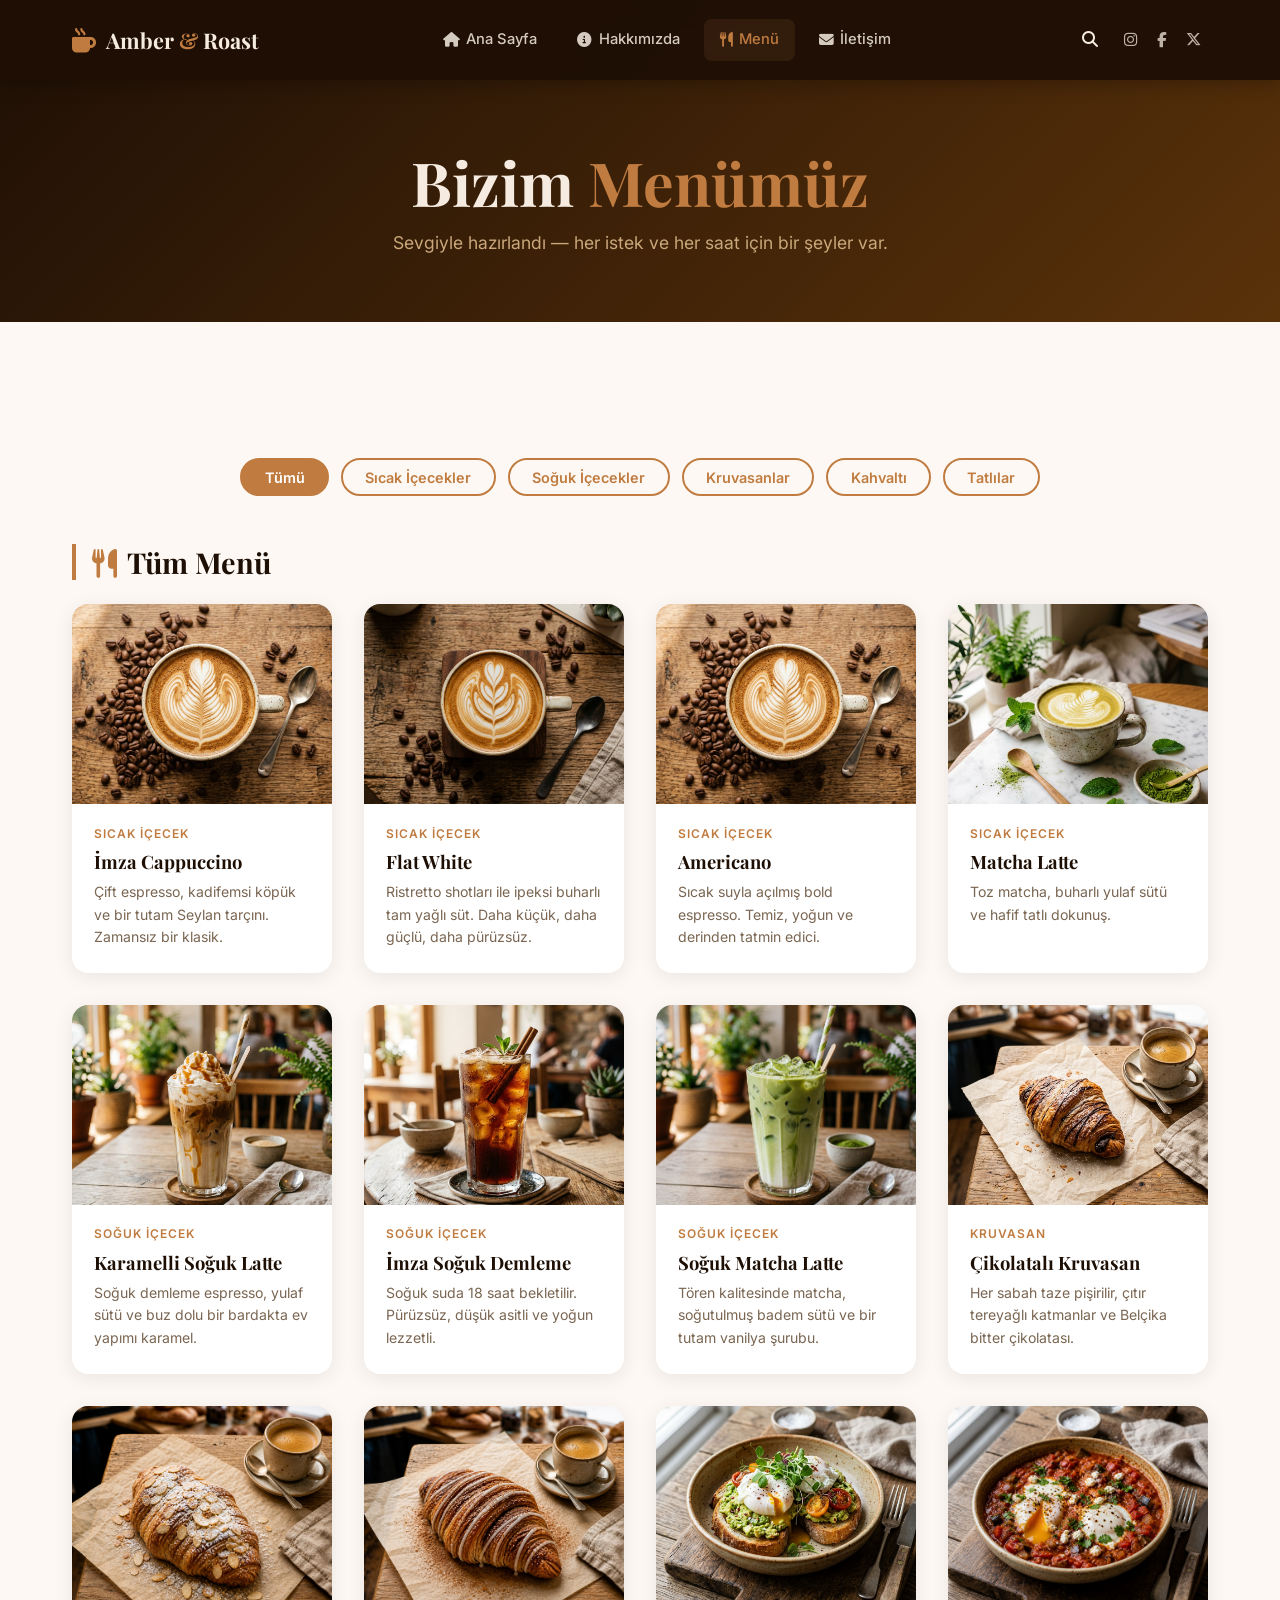
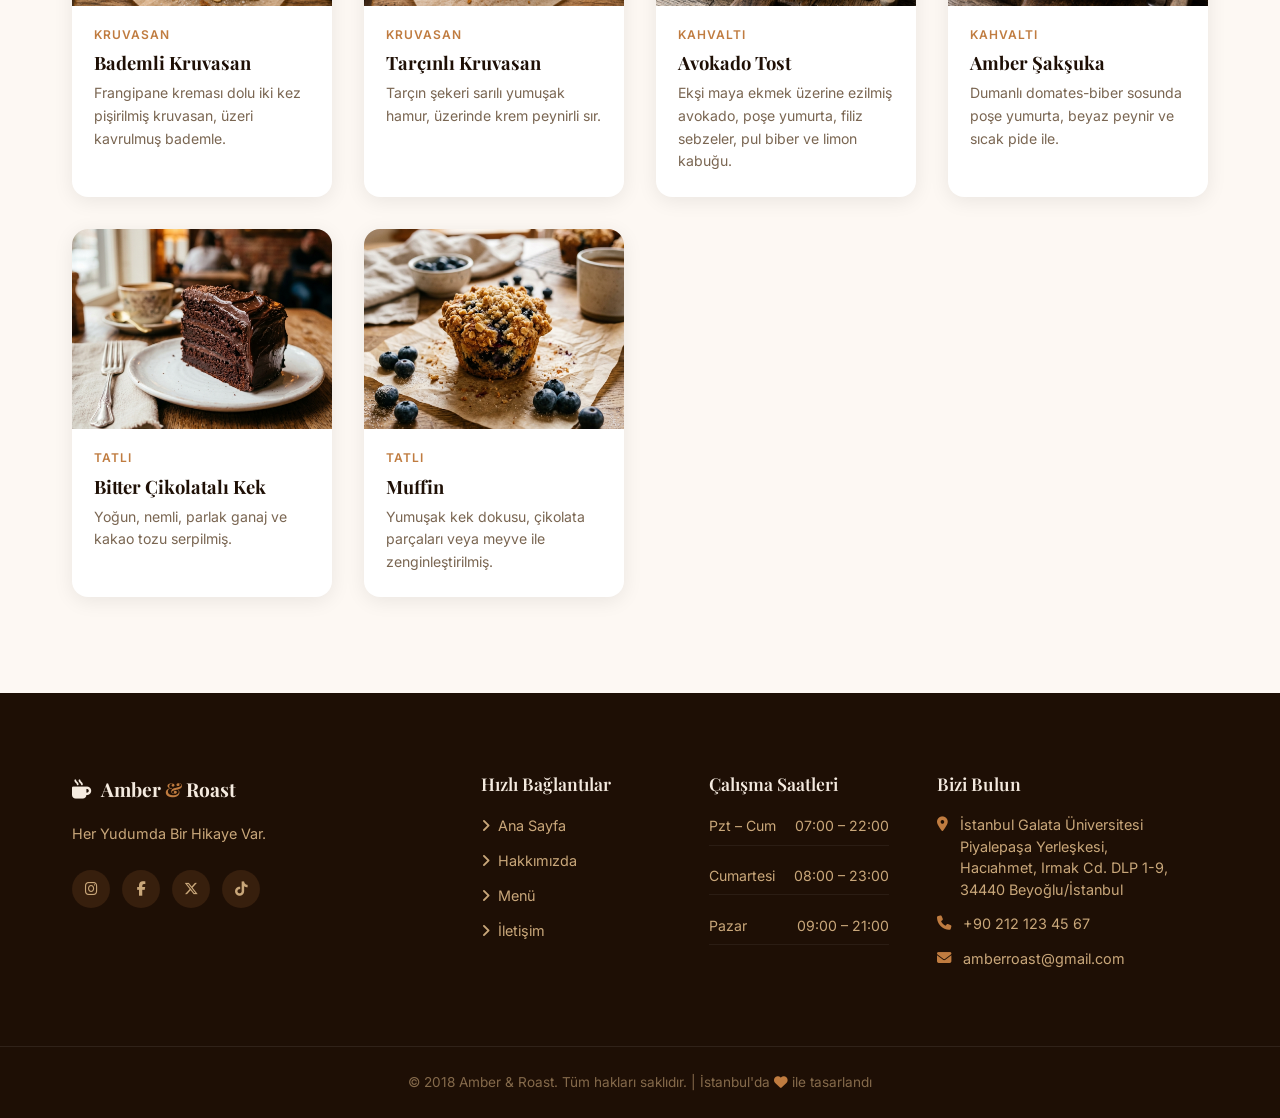
<file: Amber-Roast-Specialty-Coffee-Site/menu.html>
<!DOCTYPE html> <!-- HTML5 belgesi oldugunu belirtir. -->
<html lang="tr"> <!-- Sayfa dilini Turkce olarak belirler. -->
<head> <!-- Belgeye ait baslik ve kaynak bilgisini tutar. -->
  <meta charset="UTF-8" /> <!-- UTF-8 karakter setini kullanir. -->
  <meta name="viewport" content="width=device-width, initial-scale=1.0" /> <!-- Mobil gorunum icin olcekleme ayarlar. -->
  <meta name="description" content="Amber & Roast — el yapımı kahveler, taze tatlılar ve sıcak bir kafe deneyimi." /> <!-- Arama motoru aciklamasini belirler. -->
  <title>Menü | Amber &amp; Roast</title> <!-- Sekme basligini belirler. -->
  <link rel="icon" type="image/svg+xml" href="img/favicon.svg" /> <!-- Sekme simgesini tanimlar. -->

  <!-- Google Fonts -->
  <link rel="preconnect" href="https://fonts.googleapis.com" /> <!-- Fontlar icin erken baglanti kurar. -->
  <link rel="preconnect" href="https://fonts.gstatic.com" crossorigin /> <!-- Font sunucusuna erken baglanti ve CORS ayari yapar. -->
  <link href="https://fonts.googleapis.com/css2?family=Playfair+Display:wght@400;600;700&family=Inter:wght@300;400;500;600&display=swap" rel="stylesheet" /> <!-- Kullanilan fontlari yukler. -->

  <!-- Font Awesome -->
  <link rel="stylesheet" href="https://cdnjs.cloudflare.com/ajax/libs/font-awesome/6.5.0/css/all.min.css" /> <!-- Ikon kutuphanesini ekler. -->

  <!-- External CSS -->
  <link rel="stylesheet" href="css/style.css" /> <!-- Ortak site stillerini baglar. -->

  <!-- Internal CSS — menu page banner -->
  <style> /* Menu sayfasina ozel stilleri tanimlar. */
  .page-banner { /* Sayfa banner kutusunu hedefler. */
    background: linear-gradient(135deg, #1e0f05 0%, #5a320a 100%); /* Banner arka planina gradyan verir. */
    padding: 9rem 2rem 4rem; /* Banner ic bosluklarini ayarlar. */
    text-align: center; /* Banner icerigini ortalar. */
  } 
  .page-banner h1 { /* Banner basligini hedefler. */
    font-family: 'Playfair Display', serif; /* Playfair Display yazı tipini seçer, yüklü değilse serif kullanır. */
    font-size: clamp(2.2rem, 5vw, 3.8rem); /* Baslik boyutunu duyarlilastirir. */
    color: #f5ebe0; /* Baslik rengini belirler. */
    margin-bottom: 0.5rem; /* Baslik altina bosluk ekler. */
  } 
  .page-banner p { /* Banner aciklama metnini hedefler. */
    color: #c9a77a; /* Aciklama metni rengini belirler. */
    font-size: 1.1rem; /* Aciklama metni boyutunu ayarlar. */
  } 
  .filter-bar { /* Filtre butonlari alanini hedefler. */
    display: flex; /* Filtreleri yan yana dizer. */
    flex-wrap: wrap; /* Tasinca alta kaydirir. */
    justify-content: center; /* Butonlari ortalar. */
    gap: 0.75rem; /* Butonlar arasi bosluk verir. */
    margin: 2.5rem 0; /* Ust ve alt bosluk ekler. */
  } 
  .filter-btn { /* Filtre dugmesini hedefler. */
    padding: 0.55rem 1.4rem; /* Dugme ic bosluklarini ayarlar. */
    border: 2px solid #c07c40; /* Dugme kenarligini belirler. */
    background: transparent; /* Arka planini seffaf yapar. */
    color: #c07c40; /* Metin rengini belirler. */
    border-radius: 999px; /* Dugmeyi kapsul yapar. */
    cursor: pointer; /* Imleci buton yapar. */
    font-size: 0.9rem; /* Dugme metni boyutunu ayarlar. */
    font-weight: 600; /* Metin kalinligini artirir. */
    transition: all 0.3s ease; /* Gecisi yumusatir. */
    font-family: 'Inter', sans-serif; /* Dugme fontunu belirler. */
  } 
  .filter-btn:hover,
  .filter-btn.active { /* Hover ve aktif durumlari hedefler. */
    background: #c07c40; /* Arka plan rengini vurgular. */
    color: #fff; /* Metin rengini beyaz yapar. */
  } 
  .menu-grid { /* Menu kartlari gridini hedefler. */
    display: grid; /* Grid duzeni kurar. */
    grid-template-columns: repeat(auto-fill, minmax(260px, 1fr)); /* Esnek sutunlar olusturur. */
    gap: 2rem; /* Kartlar arasi bosluk belirler. */
    margin-top: 1rem; /* Ustten bosluk verir. */
  } 
  .menu-grid-item { /* Menu kartini hedefler. */
    background: #fff; /* Kart arka planini beyaz yapar. */
    border-radius: 16px; /* Kart koselerini yuvarlatir. */
    overflow: hidden; /* Tasan icerigi gizler. */
    box-shadow: 0 4px 20px rgba(0,0,0,0.08); /* Kart golgesini belirler. */
    transition: transform 0.3s ease, box-shadow 0.3s ease; /* Hover gecisini yumusatir. */
  } 
  .menu-grid-item:hover { /* Kart hover durumunu hedefler. */
    transform: translateY(-6px); /* Karti yukari kaldirir. */
    box-shadow: 0 12px 32px rgba(0,0,0,0.15); /* Golgeyi guclendirir. */
  } 
  .menu-grid-item img { /* Kart gorselini hedefler. */
    width: 100%; /* Gorseli tam genislik yapar. */
    height: 200px; /* Gorsel yuksekligini belirler. */
    object-fit: cover; /* Gorseli kirpma ile kaplar. */
  } 
  .menu-grid-item.hidden { display: none; } /* Filtrelenmis karti gizler. */
  .menu-item-body { padding: 1.2rem 1.4rem 1.5rem; } /* Kart govde ic boslugunu ayarlar. */
  .menu-item-category { /* Kategori metnini hedefler. */
    font-size: 0.75rem; /* Metin boyutunu belirler. */
    font-weight: 600; /* Metin kalinligini artirir. */
    text-transform: uppercase; /* Metni buyuk harfe cevirir. */
    letter-spacing: 0.08em; /* Harf araligini artirir. */
    color: #c07c40; /* Metin rengini vurgular. */
    margin-bottom: 0.4rem; /* Alt bosluk ekler. */
  } 
  .menu-item-name { /* Urun adini hedefler. */
    font-family: 'Playfair Display', serif; /* Playfair Display yazı tipini seçer, yüklü değilse serif kullanır. */
    font-size: 1.15rem; /* Baslik boyutunu ayarlar. */
    color: #1e0f05; /* Baslik rengini belirler. */
    margin-bottom: 0.5rem; /* Alt bosluk ekler. */
  } 
  .menu-item-desc { /* Urun aciklama metnini hedefler. */
    font-size: 0.88rem; /* Metin boyutunu ayarlar. */
    color: #7a6652; /* Metin rengini yumusatir. */
    line-height: 1.6; /* Satir yuksekligini ayarlar. */
  } 
  .menu-section-heading { /* Kategori basligini hedefler. */
    font-family: 'Playfair Display', serif; /* Playfair Display yazı tipini seçer, yüklü değilse serif kullanır. */
    font-size: 1.8rem; /* Baslik boyutunu ayarlar. */
    color: #1e0f05; /* Baslik rengini belirler. */
    border-left: 4px solid #c07c40; /* Sol cizgi vurgusu ekler. */
    padding-left: 1rem; /* Sol ic bosluk ekler. */
    margin: 3rem 0 1.5rem; /* Ust ve alt bosluk belirler. */
  } 
</style> 
</head>
<body> 

  <!-- ======================= NAVBAR ======================= -->
  <header class="navbar" id="navbar"> <!-- Ust gezinti cubugunu gosterir. -->
    <div class="nav-container"> <!-- Navbar icerigini sinirlar. -->
      <a href="index.html" class="nav-logo" aria-label="Amber & Roast Ana Sayfa"> <!-- Logo baglantisini ana sayfaya yonlendirir. -->
        <i class="fa-solid fa-mug-hot nav-logo-icon"></i> <!-- Marka ikonunu gosterir. -->
        <span>Amber <span class="accent">&amp;</span> Roast</span> <!-- Marka adini yazar. -->
      </a> 
      <nav class="nav-links" id="navLinks" aria-label="Ana Menü"> <!-- Ana menu baglantilarini tutar. -->
        <a href="index.html" class="nav-link"><i class="fa-solid fa-house"></i> Ana Sayfa</a> <!-- Ana sayfa linkini gosterir. -->
        <a href="about.html" class="nav-link"><i class="fa-solid fa-circle-info"></i> Hakkımızda</a> <!-- Hakkimizda linkini gosterir. -->
        <a href="menu.html" class="nav-link active"><i class="fa-solid fa-utensils"></i> Menü</a> <!-- Menu linkini aktif gosterir. -->
        <a href="contact.html" class="nav-link"><i class="fa-solid fa-envelope"></i> İletişim</a> <!-- Iletisim linkini gosterir. -->
      </nav> 
      <div class="nav-right"> <!-- Sag taraftaki arama ve ikonlari tutar. -->
        <div class="nav-search" id="searchWrapper"> <!-- Arama alanini kapsar. -->
          <input type="text" id="searchInput" class="search-input" placeholder="Ara…" aria-label="Ara" /> <!-- Arama metni girisi verir. -->
          <button class="search-btn" id="searchToggle" aria-label="Aramayı aç/kapat"> <!-- Arama acma dugmesini gosterir. -->
            <i class="fa-solid fa-magnifying-glass"></i> <!-- Arama ikonunu gosterir. -->
          </button> 
        </div> 
        <div class="nav-socials"> <!-- Sosyal ikonlari gosterir. -->
          <a href="https://www.instagram.com/?hl=tr" class="social-icon" aria-label="Instagram" target="_blank"> <!-- Instagram baglantisini acar. -->
            <i class="fa-brands fa-instagram"></i> <!-- Instagram ikonunu gosterir. -->
          </a> 

          <a href="https://www.facebook.com/?locale=tr_TR" class="social-icon" aria-label="Facebook" target="_blank"> <!-- Facebook baglantisini acar. -->
            <i class="fa-brands fa-facebook-f"></i> <!-- Facebook ikonunu gosterir. -->
          </a> 

          <a href="https://x.com/?lang=tr" class="social-icon" aria-label="Twitter" target="_blank"> <!-- Twitter baglantisini acar. -->
            <i class="fa-brands fa-x-twitter"></i> <!-- Twitter ikonunu gosterir. -->
          </a> 
        </div> 
        <button class="hamburger" id="hamburger" aria-label="Menüyü aç/kapat" aria-expanded="false"> <!-- Mobil menu dugmesini gosterir. -->
          <span></span><span></span><span></span> <!-- Hamburger ikonu cizgilerini cizer. -->
        </button> 
      </div> 
    </div> 
  </header> 

  <!-- ======================= PAGE BANNER ======================= -->
  <section class="page-banner"> <!-- Menu banner bolumunu gosterir. -->
    <h1>Bizim <span class="accent">Menümüz</span></h1> <!-- Banner basligini yazar. -->
    <p>Sevgiyle hazırlandı — her istek ve her saat için bir şeyler var.</p> <!-- Banner aciklamasini yazar. -->
  </section > 

  <!-- ======================= MENU CONTENT ======================= -->
  <main class="section" id="menuMain"> <!-- Menu icerigini tutar. -->
    <div class="container"> <!-- Icerigi ortalayan kapsayici ekler. -->

      <!-- Category Filter Buttons (JavaScript) -->
      <div class="filter-bar" id="filterBar" role="group" aria-label="Menüyü kategoriye göre filtrele"> <!-- Filtre dugmelerini gosterir. -->
        <button class="filter-btn active" data-filter="all">Tümü</button> <!-- Tum kategorileri gosterir. -->
        <button class="filter-btn" data-filter="hot">Sıcak İçecekler</button> <!-- Sicak kategori filtresi. -->
        <button class="filter-btn" data-filter="cold">Soğuk İçecekler</button> <!-- Soguk kategori filtresi. -->
        <button class="filter-btn" data-filter="pastry">Kruvasanlar</button> <!-- Kruvasan kategori filtresi. -->
        <button class="filter-btn" data-filter="breakfast">Kahvaltı</button> <!-- Kahvalti kategori filtresi. -->
        <button class="filter-btn" data-filter="dessert">Tatlılar</button> <!-- Tatli kategori filtresi. -->
      </div> 

      <!-- ── HOT DRINKS ── -->
      <h2 class="menu-section-heading" id="menuSectionHeading"> <!-- Kategori basligini gosterir. -->
        <i class="fa-solid fa-mug-hot" style="color:#c07c40; margin-right:0.6rem;"></i>Sıcak İçecekler <!-- Baslik ikonunu ve metnini yazar. -->
      </h2> 
      <div class="menu-grid" id="menuGrid"> <!-- Menu kartlari gridini gosterir. -->

        <article class="menu-grid-item reveal" data-category="hot"> <!-- Sicak icecek kartini gosterir. -->
          <img src="img/menu_cappuccino.png" alt="İmza Cappuccino" /> <!-- Urun gorselini gosterir. -->
          <div class="menu-item-body"> <!-- Kart govdesini gosterir. -->
            <p class="menu-item-category">Sıcak İçecek</p> <!-- Kategori etiketini yazar. -->
            <h3 class="menu-item-name">İmza Cappuccino</h3> <!-- Urun adini yazar. -->
            <p class="menu-item-desc">Çift espresso, kadifemsi köpük ve bir tutam Seylan tarçını. Zamansız bir klasik.</p> <!-- Urun aciklamasini yazar. -->
          </div> 
        </article> 

        <article class="menu-grid-item reveal" data-category="hot"> <!-- Sicak icecek kartini gosterir. -->
          <!-- Inline CSS example on specific element -->
          <img src="img/menu_latte.png" alt="Flat White" style="filter: brightness(0.92) saturate(1.1);" /> <!-- Gorsel filtreli stili uygular. -->
          <div class="menu-item-body"> <!-- Kart govdesini gosterir. -->
            <p class="menu-item-category">Sıcak İçecek</p> <!-- Kategori etiketini yazar. -->
            <h3 class="menu-item-name">Flat White</h3> <!-- Urun adini yazar. -->
            <p class="menu-item-desc">Ristretto shotları ile ipeksi buharlı tam yağlı süt. Daha küçük, daha güçlü, daha pürüzsüz.</p> <!-- Urun aciklamasini yazar. -->
          </div> 
        </article> 

        <article class="menu-grid-item reveal" data-category="hot"> <!-- Sicak icecek kartini gosterir. -->
          <img src="img/menu_cappuccino.png" alt="Americano" /> <!-- Urun gorselini gosterir. -->
          <div class="menu-item-body"> <!-- Kart govdesini gosterir. -->
            <p class="menu-item-category">Sıcak İçecek</p> <!-- Kategori etiketini yazar. -->
            <h3 class="menu-item-name">Americano</h3> <!-- Urun adini yazar. -->
            <p class="menu-item-desc">Sıcak suyla açılmış bold espresso. Temiz, yoğun ve derinden tatmin edici.</p> <!-- Urun aciklamasini yazar. -->
          </div> 
        </article> 

        <article class="menu-grid-item reveal" data-category="hot"> <!-- Sicak icecek kartini gosterir. -->
          <img src="img/menu_matcha.png" alt="Matcha Latte" /> <!-- Urun gorselini gosterir. -->
          <div class="menu-item-body"> <!-- Kart govdesini gosterir. -->
            <p class="menu-item-category">Sıcak İçecek</p> <!-- Kategori etiketini yazar. -->
            <h3 class="menu-item-name">Matcha Latte</h3> <!-- Urun adini yazar. -->
            <p class="menu-item-desc">Toz matcha, buharlı yulaf sütü ve hafif tatlı dokunuş.</p> <!-- Urun aciklamasini yazar. -->
          </div> 
        </article> 

        <!-- ── COLD DRINKS ── -->
        <article class="menu-grid-item reveal" data-category="cold"> <!-- Soguk icecek kartini gosterir. -->
          <img src="img/menu_iced_latte.png" alt="Karamelli Buzlu Latte" /> <!-- Urun gorselini gosterir. -->
          <div class="menu-item-body"> <!-- Kart govdesini gosterir. -->
            <p class="menu-item-category">Soğuk İçecek</p> <!-- Kategori etiketini yazar. -->
            <h3 class="menu-item-name">Karamelli Soğuk Latte</h3> <!-- Urun adini yazar. -->
            <p class="menu-item-desc">Soğuk demleme espresso, yulaf sütü ve buz dolu bir bardakta ev yapımı karamel.</p> <!-- Urun aciklamasini yazar. -->
          </div> 
        </article> 

        <article class="menu-grid-item reveal" data-category="cold"> <!-- Soguk icecek kartini gosterir. -->
          <img src="img/menu_cold_brew.png" alt="Cold Brew" /> <!-- Urun gorselini gosterir. -->
          <div class="menu-item-body"> <!-- Kart govdesini gosterir. -->
            <p class="menu-item-category">Soğuk İçecek</p> <!-- Kategori etiketini yazar. -->
            <h3 class="menu-item-name">İmza Soğuk Demleme</h3> <!-- Urun adini yazar. -->
            <p class="menu-item-desc">Soğuk suda 18 saat bekletilir. Pürüzsüz, düşük asitli ve yoğun lezzetli.</p> <!-- Urun aciklamasini yazar. -->
          </div> 
        </article> 

        <article class="menu-grid-item reveal" data-category="cold"> <!-- Soguk icecek kartini gosterir. -->
          <img src="img/menu_iced_matcha.png" alt="Matcha Latte" /> <!-- Urun gorselini gosterir. -->
          <div class="menu-item-body"> <!-- Kart govdesini gosterir. -->
            <p class="menu-item-category">Soğuk İçecek</p> <!-- Kategori etiketini yazar. -->
            <h3 class="menu-item-name">Soğuk Matcha Latte</h3> <!-- Urun adini yazar. -->
            <p class="menu-item-desc">Tören kalitesinde matcha, soğutulmuş badem sütü ve bir tutam vanilya şurubu.</p> <!-- Urun aciklamasini yazar. -->
          </div> 
        </article> 

        <!-- ── PASTRIES ── -->
        <article class="menu-grid-item reveal" data-category="pastry"> <!-- Kruvasan kartini gosterir. -->
          <img src="img/menu_croissant.png" alt="Çikolatalı Kruvasan" /> <!-- Urun gorselini gosterir. -->
          <div class="menu-item-body"> <!-- Kart govdesini gosterir. -->
            <p class="menu-item-category">Kruvasan</p> <!-- Kategori etiketini yazar. -->
            <h3 class="menu-item-name">Çikolatalı Kruvasan</h3> <!-- Urun adini yazar. -->
            <p class="menu-item-desc">Her sabah taze pişirilir, çıtır tereyağlı katmanlar ve Belçika bitter çikolatası.</p> <!-- Urun aciklamasini yazar. -->
          </div> 
        </article> 

        <article class="menu-grid-item reveal" data-category="pastry"> <!-- Kruvasan kartini gosterir. -->
          <img src="img/menu_almond_croissant.png" alt="Bademli Kruvasan" /> <!-- Urun gorselini gosterir. -->
          <div class="menu-item-body"> <!-- Kart govdesini gosterir. -->
            <p class="menu-item-category">Kruvasan</p> <!-- Kategori etiketini yazar. -->
            <h3 class="menu-item-name">Bademli Kruvasan</h3> <!-- Urun adini yazar. -->
            <p class="menu-item-desc">Frangipane kreması dolu iki kez pişirilmiş kruvasan, üzeri kavrulmuş bademle.</p> <!-- Urun aciklamasini yazar. -->
          </div> 
        </article> 

        <article class="menu-grid-item reveal" data-category="pastry"> <!-- Kruvasan kartini gosterir. -->
          <img src="img/menu_cinnamon_croissant.png" alt="Tarçınlı Kruvasan" /> <!-- Urun gorselini gosterir. -->
          <div class="menu-item-body"> <!-- Kart govdesini gosterir. -->
            <p class="menu-item-category">Kruvasan</p> <!-- Kategori etiketini yazar. -->
            <h3 class="menu-item-name">Tarçınlı Kruvasan</h3> <!-- Urun adini yazar. -->
            <p class="menu-item-desc">Tarçın şekeri sarılı yumuşak hamur, üzerinde krem peynirli sır.</p> <!-- Urun aciklamasini yazar. -->
          </div> 
        </article> 

        <!-- ── BREAKFAST ── -->
        <article class="menu-grid-item reveal" data-category="breakfast"> <!-- Kahvalti kartini gosterir. -->
          <img src="img/menu_avocado_toast.png" alt="Avokado Tost" /> <!-- Urun gorselini gosterir. -->
          <div class="menu-item-body"> <!-- Kart govdesini gosterir. -->
            <p class="menu-item-category">Kahvaltı</p> <!-- Kategori etiketini yazar. -->
            <h3 class="menu-item-name">Avokado Tost</h3> <!-- Urun adini yazar. -->
            <p class="menu-item-desc">Ekşi maya ekmek üzerine ezilmiş avokado, poşe yumurta, filiz sebzeler, pul biber ve limon kabuğu.</p> <!-- Urun aciklamasini yazar. -->
          </div> 
        </article> 

        <article class="menu-grid-item reveal" data-category="breakfast"> <!-- Kahvalti kartini gosterir. -->
          <img src="img/menu_shakshuka.png" alt="Amber Şakşuka" /> <!-- Urun gorselini gosterir. -->
          <div class="menu-item-body"> <!-- Kart govdesini gosterir. -->
            <p class="menu-item-category">Kahvaltı</p> <!-- Kategori etiketini yazar. -->
            <h3 class="menu-item-name">Amber Şakşuka</h3> <!-- Urun adini yazar. -->
            <p class="menu-item-desc">Dumanlı domates-biber sosunda poşe yumurta, beyaz peynir ve sıcak pide ile.</p> <!-- Urun aciklamasini yazar. -->
          </div> 
        </article> 

        <!-- ── DESSERTS ── -->
        <article class="menu-grid-item reveal" data-category="dessert"> <!-- Tatli kartini gosterir. -->
          <img src="img/menu_chocolate_cake.png" alt="Bitter Çikolatalı Kek" /> <!-- Urun gorselini gosterir. -->
          <div class="menu-item-body"> <!-- Kart govdesini gosterir. -->
            <p class="menu-item-category">Tatlı</p> <!-- Kategori etiketini yazar. -->
            <h3 class="menu-item-name">Bitter Çikolatalı Kek</h3> <!-- Urun adini yazar. -->
            <p class="menu-item-desc">Yoğun, nemli, parlak ganaj ve kakao tozu serpilmiş.</p> <!-- Urun aciklamasini yazar. -->
          </div> 
        </article> 

        <article class="menu-grid-item reveal" data-category="dessert"> <!-- Tatli kartini gosterir. -->
          <img src="img/menu_muffin.png" alt="Muffin" /> <!-- Urun gorselini gosterir. -->
          <div class="menu-item-body"> <!-- Kart govdesini gosterir. -->
            <p class="menu-item-category">Tatlı</p> <!-- Kategori etiketini yazar. -->
            <h3 class="menu-item-name">Muffin</h3> <!-- Urun adini yazar. -->
            <p class="menu-item-desc">Yumuşak kek dokusu, çikolata parçaları veya meyve ile zenginleştirilmiş.</p> <!-- Urun aciklamasini yazar. -->
          </div> 
        </article> 

      </div><!-- /menu-grid --> 
    </div> 
  </main> 

  <!-- ======================= FOOTER ======================= -->
  <footer class="footer"> <!-- Footer bolumunu gosterir. -->
    <div class="container footer-grid"> <!-- Footer gridini olusturur. -->
      <div class="footer-brand"> <!-- Marka alanini gosterir. -->
        <a href="index.html" class="nav-logo footer-logo"> <!-- Footer logosunu ana sayfaya baglar. -->
          <i class="fa-solid fa-mug-hot"></i> <!-- Marka ikonunu gosterir. -->
          <span>Amber <span class="accent">&amp;</span> Roast</span> <!-- Marka adini yazar. -->
        </a> 
        <p class="footer-tagline">Her Yudumda Bir Hikaye Var.</p> <!-- Footer sloganini yazar. -->
        <div class="footer-socials"> <!-- Sosyal ikonlari gosterir. -->
          <a href="https://www.instagram.com/?hl=tr" aria-label="Instagram" target="_blank"> <!-- Instagram baglantisini acar. -->
            <i class="fa-brands fa-instagram"></i> <!-- Instagram ikonunu gosterir. -->
          </a> 

          <a href="https://www.facebook.com/?locale=tr_TR" aria-label="Facebook" target="_blank"> <!-- Facebook baglantisini acar. -->
            <i class="fa-brands fa-facebook-f"></i> <!-- Facebook ikonunu gosterir. -->
          </a> 

          <a href="https://x.com/?lang=tr" aria-label="Twitter" target="_blank"> <!-- Twitter baglantisini acar. -->
            <i class="fa-brands fa-x-twitter"></i> <!-- Twitter ikonunu gosterir. -->
          </a> 

          <a href="https://www.tiktok.com/tr-TR/" aria-label="TikTok" target="_blank"> <!-- TikTok baglantisini acar. -->
            <i class="fa-brands fa-tiktok"></i> <!-- TikTok ikonunu gosterir. -->
          </a> 
        </div> 
      </div> 
      <div class="footer-col"> <!-- Hizli baglanti sutununu gosterir. -->
        <h4 class="footer-heading">Hızlı Bağlantılar</h4> <!-- Sutun basligini yazar. -->
        <ul> <!-- Baglanti listesini gosterir. -->
          <li><a href="index.html"><i class="fa-solid fa-angle-right"></i> Ana Sayfa</a></li>
          <!-- Ana sayfa linkini yazar. -->
          <li><a href="about.html"><i class="fa-solid fa-angle-right"></i> Hakkımızda</a></li>
          <!-- Hakkimizda linkini yazar. -->
          <li><a href="menu.html"><i class="fa-solid fa-angle-right"></i> Menü</a></li> <!-- Menu linkini yazar. -->
          <li><a href="contact.html"><i class="fa-solid fa-angle-right"></i> İletişim</a></li>
          <!-- Iletisim linkini yazar. -->
        </ul>
      </div> 
      <div class="footer-col"> <!-- Calisma saatleri sutununu gosterir. -->
        <h4 class="footer-heading">Çalışma Saatleri</h4> <!-- Sutun basligini yazar. -->
        <ul class="hours-list"> <!-- Saatler listesini gosterir. -->
          <li><span>Pzt – Cum</span><span>07:00 – 22:00</span></li> <!-- Hafta ici saatlerini yazar. -->
          <li><span>Cumartesi</span><span>08:00 – 23:00</span></li> <!-- Cumartesi saatlerini yazar. -->
          <li><span>Pazar</span><span>09:00 – 21:00</span></li> <!-- Pazar saatlerini yazar. -->
        </ul> 
      </div> 
      <div class="footer-col"> <!-- Iletisim sutununu gosterir. -->
        <h4 class="footer-heading">Bizi Bulun</h4> <!-- Sutun basligini yazar. -->
        <address> <!-- Adres bilgilerini semantik olarak belirtir. -->
          <p><i class="fa-solid fa-location-dot"></i> İstanbul Galata Üniversitesi Piyalepaşa Yerleşkesi,<br />Hacıahmet, Irmak Cd. DLP 1-9, 34440 Beyoğlu/İstanbul</p> <!-- Adres satirini yazar. -->
          <p><i class="fa-solid fa-phone"></i> <a href="tel:+902121234567">+90 212 123 45 67</a></p> <!-- Telefon bilgisini yazar. -->
          <p><i class="fa-solid fa-envelope"></i> <a href="mailto:amberroast@gmail.com">amberroast@gmail.com</a></p> <!-- E-posta bilgisini yazar. -->
        </address> 
      </div> 
    </div> 
    <div class="footer-bottom"> <!-- Footer alt bandini gosterir. -->
      <p>&copy; 2018 Amber &amp; Roast. Tüm hakları saklıdır. | İstanbul'da <i class="fa-solid fa-heart" style="color:#c07c40;"></i> ile tasarlandı</p> <!-- Telif bilgisini yazar. -->
    </div> 
  </footer> 

  <script src="js/script.js"></script> <!-- JavaScript dosyasini yukler. -->
</body>
</html>
</file>
<file: Amber-Roast-Specialty-Coffee-Site/css/style.css>
/* ── 1. CSS OZEL DEGISKENLERI (Tasarim Tokenlari) ─────────── */

:root { /* CSS’te en üst elementi (html) temsil eder ve tüm sayfada kullanılacak global CSS değişkenlerini tanımlar */

/* -- ile CSS değişkeni tanımlanır, var() fonksiyonu ile bu değişken kullanılır çünkü kod tekrarını azaltarak merkezi kontrol sağlar. */

--clr-brown-dark:   #1e0f05;   /* Koyu kahverengi (arka plan / footer gibi yerlerde) */
--clr-brown:        #5a320a;   /* Orta ton kahverengi (başlıklar veya detaylar) */
--clr-amber:        #c07c40;   /* Ana vurgu rengi (buton, badge vs.) */
--clr-amber-light:  #e8a95e;   /* Amber renginin açık tonu (hover efektleri) */
--clr-cream:        #f5ebe0;   /* Açık krem rengi (arka plan) */
--clr-cream-light:  #fdf8f3;   /* Daha açık krem (section ayrımı için) */
--clr-sand:         #c9a77a;   /* Kum/bej tonu (border veya secondary alanlar) */
--clr-text:         #1e0f05;   /* Ana yazı rengi */
--clr-text-muted:   #7a6652;   /* Soluk/metin alt yazı rengi */
--clr-white:        #ffffff;   /* Beyaz renk */
--clr-border:       #e8d9c8;   /* Kenarlık (border) rengi */

--ff-heading: 'Playfair Display', serif; /*Başlık fontu*/
--ff-body:    'Inter', sans-serif;  /*Gövde metni fontu*/

--shadow-sm: 0 2px 8px rgba(0, 0, 0, 0.07); /* Küçük gölge:yatay x ekseni, dikey y ekseni, blur, (renk+opaklık)*/
--shadow-md: 0 4px 20px rgba(0, 0, 0, 0.10);  /* Orta gölge */
--shadow-lg: 0 12px 40px rgba(0, 0, 0, 0.15); /* Büyük ve belirgin gölge */

--radius-sm: 8px;   /* Küçük border-radius (hafif yuvarlak köşeler) */
--radius-md: 16px;  /* Orta radius */
--radius-lg: 24px;  /* Büyük radius (kartlar, containerlar) */


--nav-height: 80px; /*navbar yuksekliği (sabit header için kullanılır)*/
--transition: 0.3s ease; /* Animasyon süresi ve yumuşak geçiş efekti */
}

/* ── 2. CSS RESET & TEMEL AYARLAR ─────────────────────────── */

*,             /* Tüm elementleri ve pseudo-elementleri seçer */
*::before,     /* Elementlerin ::before sahte elementi */
*::after {     /* Elementlerin ::after sahte elementi */
  box-sizing: border-box;   /* Padding ve border dahil edilerek width/height hesaplanır */
  margin: 0;    /* Tüm elementlerin dış boşluklarını sıfırlar */
  padding: 0;   /* Tüm elementlerin iç boşluklarını sıfırlar */
}

html {                    /* Tüm sayfanın kök elementi */
  scroll-behavior: smooth; /* Sayfa içi linklerde yumuşak kaydırma sağlar */
  font-size: 16px; /* 1rem = 16px olacak şekilde temel font boyutu */
}

body {                               /* BODY — Sayfanın genel ayarları */
  font-family: var(--ff-body);        /* Gövde metinlerinde kullanılacak font (Inter) */
  color: var(--clr-text);              /* Tüm yazıların varsayılan rengi */
  background-color: var(--clr-cream-light);    /* Sayfanın arka plan rengi */
  line-height: 1.7;      /* Satırlar arası boşluk (okunabilirliği artırır) */
  overflow-x: hidden;    /* Yatay kaydırmayı (scroll) engeller, taşmaları gizler */
}

img {
  display: block;   /* Inline boşlukları kaldırır (altındaki boşluk sorunu çözülür) */
  max-width: 100%;  /* Resim container’dan taşmaz, en fazla %100 genişlikte olur */
  height: auto;     /* Genişliğe göre yüksekliği otomatik ayarlar, oran bozulmaz */
}


a {               /* a-link (bağlantı) ayarları */
  color: inherit; /* Parent elementin rengini alır (mavi link görünümü gider) */
  text-decoration: none;  /* Alt çizgiyi kaldırır */
}

ul {                 /* <ul> HTML'de sırasız liste oluşturur */
  list-style: none;  /* Nokta işaretlerini kaldırır */
}

address {
  font-style: normal;  /* <address> etiketi normalde italic gelir, onu düz yapar */
}

h1, h2, h3, h4 {        /* Selector grouping: birden fazla elementi tek seferde seçer */
  font-family: var(--ff-heading);   /* Başlık fontu (Playfair Display) */
  line-height: 1.25;     /* Satır aralığı (başlıkların daha dengeli görünmesini sağlar) */
}

/* ── 3. YARDIMCI SINIFLAR ─────────────────────────────────── */

/* CONTAINER — İçeriği ortalar ve sınırlar */
.container {
  width: 100%;          /* Tüm genişliği kaplar */
  max-width: 1200px;    /* Maksimum genişlik (çok büyümesini engeller) */
  margin: 0 auto;       /* Yatayda ortalar (auto = eşit boşluk) */
  padding: 0 2rem;     /* ust-alt: 0, Sag-sol: 2rem  iç boşluk (kenarlara yapışmayı engeller) */
}


/* SECTION — Bölümler arası boşluk */
.section {         /* Her section için üst-alt boşluk */
  padding: 6rem 0; /* ust-alt: 6rem, Sag-sol: 0 bölümler arasında boşluk oluşturur */
}

/* ACCENT — Vurgulu metin */
.accent {                   
  color: var(--clr-amber);  /* Önemli kelimeleri amber rengiyle vurgular */
}

/* ACCENT ICON — İkonlu vurgu */
.accent-icon {
  color: var(--clr-amber);   /* İkon rengini amber yapar */
  margin-right: 0.5rem;     /* Sağ tarafa boşluk ekler (ikon ile yazı ayrılır) */
}


/* SECTION TAG — Küçük üst etiket */
.section-tag {
  display: inline-block; /* elemanın aynı satırda durmasını sağlar ama block gibi width, height ve padding verilmesine de izin verir. */
  font-size: 0.78rem;        /* Küçük yazı boyutu */
  font-weight: 700;          /*Kalın yazı*/
  text-transform: uppercase;     /* Tüm harfleri büyütür */
  letter-spacing: 0.12em;        /*Harfler arası boşluk*/
  color: var(--clr-amber);       /*Yazı rengi*/
  background: rgba(192, 124, 64, 0.10);    /*kirmizi,yesil,maviden turuncu-kahve tonunda ama %10 opak*/
  padding: 0.3rem 0.9rem;      /*üst ve alt 0.3 rem iç boşluğu, 0.9rem sağ ve sol iç boşluğu*/
  border-radius: 999px;      /*tam yuvarlak */
  margin-bottom: 1rem;     /*elementin alt tarafına dış boşluk verir*/
}


/* SECTION TITLE — Ana başlık */
.section-title {
  font-size: clamp(1.9rem, 4vw, 3rem); /* clamp(min,ideal,max), responsive boyut */
  color: var(--clr-brown-dark);        /* Başlık rengi */
  margin-bottom: 1rem;                 /* Altındaki içerikten ayırır */
}


/* SECTION SUB — Açıklama metni */
.section-sub {
  font-size: 1.05rem;             /* Normalden biraz büyük yazı */
  color: var(--clr-text-muted);   /* Daha soluk renk */
  max-width: 560px;               /* Satır uzunluğunu sınırlar (okunabilirlik) */
  margin: 0 auto;                /* Yatayda ortalar */
}


/* SECTION HEADER — Başlık alanı */
.section-header {
  text-align: center;      /* Metni ortalar */
  margin-bottom: 3.5rem;   /* Altındaki section içeriğinden ayırır */
}

/* ── 4. BUTONLAR ──────────────────────────────────────────── */

/* BUTTON — Genel buton stili */
.btn {
  display: inline-flex;         /* Inline (yan yana durur) + flex (içindekileri hizalayabilirsin) */
  align-items: center;         /* İçindeki elemanları (ikon + yazı) dikey ortalar */
  gap: 0.5rem;                /* İkon ile yazı arasında boşluk bırakır */
  padding: 0.85rem 2rem;      /* Üst-alt 0.85rem, sağ-sol 2rem iç boşluk */
  border-radius: 999px;       /* Tam yuvarlak (kapsül buton görünümü) */
  font-family: var(--ff-body);   /* Gövde fontu kullanılır */
  font-size: 0.95rem;          /* Yazı boyutu */
  font-weight: 600;      /*Kalın yazı*/
  cursor: pointer;      /* Mouse üzerine gelince el işareti çıkar */
  border: none;         /* Kenarlık kaldırılır */
  transition: all var(--transition);    /* Hover gibi durumlarda yumuşak geçiş sağlar */
  text-decoration: none;  /*Alt çizgiyi kaldırır*/
  white-space: nowrap;  /* Yazının alt satıra geçmesini engeller */
}


/* PRIMARY BUTTON — Ana buton */
.btn-primary {
  background: linear-gradient(135deg, var(--clr-amber), var(--clr-amber-light)); 
  /* Arka plana vurgu gradyan(gecis yonu,baslangic rengi, bitis rengi) */

  color: var(--clr-white);   /* Yazı rengi beyaz */
  box-shadow: 0 4px 16px rgba(192, 124, 64, 0.35); /* yatay,dikey 4px aşağı, 16px blur,(renk+ %35 opak) Butona yumuşak gölge verir */
}



/* PRIMARY HOVER — Üzerine gelince */
.btn-primary:hover {
  transform: translateY(-2px);   /* Buton yukarı doğru 2px hareket eder */
  box-shadow: 0 8px 24px rgba(192, 124, 64, 0.45);  /* Gölge büyür (hover efekti) */
  filter: brightness(1.05);    /* Biraz daha parlak görünür */
}


/* PRIMARY ACTIVE — Tıklanınca */
.btn-primary:active { transform: translateY(0); } /* Buton eski yerine geri döner */


/* OUTLINE BUTTON — Çerçeveli buton */
.btn-outline {
  background: transparent;       /* Arka plan yok (şeffaf) */
  color: var(--clr-white);       /* Yazı rengi beyaz */
  border: 2px solid rgba(255, 255, 255, 0.75);  /* Beyaz yarı saydam kenarlık */
}

.btn-outline:hover {
  background: rgba(255, 255, 255, 0.15);  /* Hafif beyaz arka plan oluşur */
  border-color: var(--clr-white);         /* Kenarlık tam beyaz olur */
}

/* ── 5. NAVBAR (Üst menü)───────────────────────────────────── */
.navbar {
  position: fixed;  /* Sayfada sabit kalır (scroll olsa bile yukarıda durur) */
  top: 0;      /* Üste yapışır */
  left: 0;     /* Sola yapışır */
  right: 0;    /* Sağa yapışır */
  z-index: 1000;           /* Diğer elementlerin üstünde görünür */
  height: var(--nav-height);   /* Navbar yüksekliği */ 
  background: transparent;     /* Başta saydam (hero üzerinde) */
  transition: background var(--transition), box-shadow var(--transition);   /* Arka plan ve gölge yumuşak değişir */
}


/* SCROLLED — JS ile eklenen class */
.navbar.scrolled {
  background: rgba(30, 15, 5, 0.97);  /* Koyu arka plan */
  backdrop-filter: blur(12px);        /* Arka planı bulanıklaştırır (glass effect) */
  box-shadow: 0 2px 20px rgba(0, 0, 0, 0.3);  /* Altına gölge ekler */
}

/* Alt sayfalarda her zaman koyu (arkada hero yok) */
.navbar.always-dark {
  background: rgba(30, 15, 5, 0.97);  /* Hep koyu */
  backdrop-filter: blur(12px);        /* Blur efekti */
  box-shadow: 0 2px 20px rgba(0, 0, 0, 0.3);  /* Gölge */
}


/* NAV CONTAINER — İç düzen */
.nav-container {
  display: flex;        /* İçindekileri yatay diz */
  align-items: center;  /* Dikey ortala */
  justify-content: space-between;   /* Sağ ve sola yay */
  height: 100%;     /* Navbar yüksekliğini doldurur */
  width: 100%;       /* Tam genişlik */
  max-width: 1200px; /* Maksimum genişlik */
  margin: 0 auto;     /* Ortalar */
  padding: 0 2rem;    /* Sağ-sol boşluk */
  position: relative;  /* İçeride absolute kullanılacaksa referans olur */
}

/* Logo */
.nav-logo {
  display: flex; /* İçindeki ikon ve yazıyı yatayda dizer */
  align-items: center; /* Dikey ortalama yapar */
  gap: 0.6rem;        /* İkon ile yazı arasına boşluk koyar */
  font-family: var(--ff-heading);  /* Başlık fontu */
  font-size: 1.35rem;        /* Yazı boyutu */
  font-weight: 700;          /* Kalın yazı */
  color: var(--clr-cream);   /* Yazı rengi */
  white-space: nowrap; /* Satır kırılmasını engeller */
  text-decoration: none; /* Link alt çizgisini kaldırır */
}

.nav-logo-icon {
  font-size: 1.5rem;  /* İkon boyutu */
  color: var(--clr-amber);  /* İkon rengi */
}

/* Nav linkleri */
.nav-links {
  display: flex; /* Linkleri yatayda dizer */
  align-items: center; /* Dikey ortalama */
  gap: 0.5rem;   /* Linkler arası boşluk */
}

.nav-links a{   /* Navbar içindeki linklerin metninin alt satıra geçmesini engeller. */
  white-space: nowrap;   /* Metni tek satırda tutar, satır kırılmasını kapatır. */
}

.nav-link {
  display: flex;         /* ikon + yazıyı yan yana dizer */
  align-items: center;   /* Dikey ortalar */
  gap: 0.4rem;           /* İkon ile yazı arası boşluk */
  padding: 0.5rem 1rem;   /* İç boşluk */
  border-radius: var(--radius-sm);   /* Hafif yuvarlak köşe */
  font-size: 0.92rem;     /* Yazı boyutu */
  font-weight: 500;        /* Orta kalınlık */
  color: rgba(245, 235, 224, 0.85);    /* Hafif soluk renk */
  transition: color var(--transition), background var(--transition);  /* Hover geçişi */
}

.nav-link:hover,
.nav-link.active {
  color: var(--clr-amber);  /* Yazı rengi değişir */
  background: rgba(192, 124, 64, 0.12);   /* Arka plan hafif amber olur */
}

/* Navbar sağ grubu */
.nav-right {
  display: flex; /* İç elemanları yatay dizer */
  align-items: center; /* Dikey ortalar */
  gap: 0.8rem; /* Elemanlar arası boşluk */

}

/* Arama cubugu */
.nav-search {
  display: flex; /* İçindeki input ve ikonu yan yana (esnek) dizer */
  align-items: center; /* Öğeleri dikey eksende birbirine göre ortalar */
  position: relative; /* Absolute (mutlak) konumlanacak alt elemanlar için referans olur */
}

.search-input {
  width: 0;      /* Başlangıçta kapalı (genişlik yok) */
  padding: 0;    /* İç boşluk yok */
  opacity: 0;    /* Görünmez */
  border: none;  /* Kenarlık yok */
  border-radius: 999px;  /* Tam yuvarlak */
  background: rgba(245, 235, 224, 0.1);  /* Şeffaf açık arka plan */
  color: var(--clr-cream);     /* Yazı rengi */
  font-family: var(--ff-body); /* Gövde fontu */
  font-size: 0.88rem;    /* Yazı boyutu */
  transition: width 0.4s ease, opacity 0.3s ease, padding 0.3s ease; /* Açılma animasyonu */
}


/* Açık durum (JS ile eklenir) */
.search-input.open {
  width: 180px; /* Genişler */
  padding: 0.45rem 1rem; /* üst-alt 0.45rem, sağ-sol 1rem iç boşluk verir. */
  opacity: 1; /* Görünür olur */
  border: 1px solid rgba(192, 124, 64, 0.5); /* Kenarlık eklenir */
}


/*::placeholder bir pseudo-elementtir ve input içindeki placeholder (ipucu yazısını) stilize eder.*/
.search-input::placeholder { color: rgba(245, 235, 224, 0.5); } /* Daha soluk renk */

.search-btn {
  background: none; /* buton kutusu yok */
  border: none; /* Kenarlık yok */
  color: var(--clr-cream); /* Renk */
  font-size: 1rem; /* Boyut */
  cursor: pointer; /* El imleci */
  padding: 0.4rem; /* İç boşluk */
  transition: color var(--transition); /* Hover geçişi */
}

.search-btn:hover { color: var(--clr-amber-light); }  /* Hover’da renk değişir */


/* Navbar sosyal ikonlari */
.nav-socials {
  display: flex; /* İkonları yatay dizer */
  align-items: center; /* Dikey ortalar */
  gap: 0.3rem; /* Aralarına boşluk koyar */
}

.social-icon {
  color: rgba(245, 235, 224, 0.75);  /* Soluk renk */
  font-size: 0.95rem;         /* Boyut */
  padding: 0.35rem 0.45rem;   /* İç boşluk */
  border-radius: 50%;       /* Tam yuvarlak */
  transition: color var(--transition), background var(--transition); /* Hover efekti */
}

.social-icon:hover {
  color: var(--clr-amber-light);         /* Renk değişir */
  background: rgba(192, 124, 64, 0.15);  /* Arka plan oluşur */
}

/* Hamburger butonu */
.hamburger {
  display: none;            /* Başta gizli (mobilde açılır) */
  flex-direction: column;   /* Çizgiler alt alta */
  justify-content: center;  /* Ortalar */
  gap: 5px;                 /* Çizgiler arası boşluk */
  background: none;         /* Arka plan yok */
  border: none;             /* Kenarlık yok */
  cursor: pointer;          /* El imleci */
  padding: 4px;    /* İç boşluk */
}


/* Hamburger çizgileri */
.hamburger span {
  display: block;    /* Her çizgi ayrı blok */
  width: 24px;      /* Genişlik */
  height: 2px;     /* İnce çizgi */
  background: var(--clr-cream); /* Renk */
  border-radius: 2px;    /* Hafif yuvarlak */
  transition: all 0.35s ease;   /* Animasyon */
  transform-origin: center;    /* Dönme merkezi */
}

/* Hamburger açık durumu (menu açıldığında ikon X olur) */
.hamburger.open span:nth-child(1) {    /* 1. çizgi (üst çizgi) */
  transform: translateY(7px) rotate(45deg); /* 7px aşağı kaydırılır ve 45 derece döndürülür → X'in sağ üst kolu olur */
}
.hamburger.open span:nth-child(2) { /* 2. çizgi (orta çizgi) */
  opacity: 0;             /* görünmez yapılır */
  transform: scaleX(0);   /* yatayda sıfıra küçülür → tamamen kaybolur */
}
.hamburger.open span:nth-child(3) {    /* 3. çizgi (alt çizgi) */
  transform: translateY(-7px) rotate(-45deg);  /* 7px yukarı kaydırılır ve -45 derece döndürülür → X'in sol alt kolu olur */
}

/* ── 6. HERO BOLUMU ───────────────────────────────────────── */
.hero {                 /* Ana hero alanı */
  position: relative;   /* İçindeki absolute elemanlar (arka plan vs.) buna göre konumlanır */
  height: 100vh;         /* Ekranın tamamı kadar yükseklik */
  min-height: 600px;      /* Çok küçük ekranlarda bile minimum yükseklik */
  display: flex;         /* İçeriği ortalamak için flexbox */
  align-items: center;   /* Dikey ortalama */
  justify-content: center;  /* Yatay ortalama */
  overflow: hidden;       /* Taşan içerikleri gizler (zoom taşmasını keser) */
}

.hero-bg {   /* Arka plan görseli */
  position: absolute;   /* Hero içinde serbest konumlanır */
  inset: 0;         /* top:0, right:0, bottom:0, left:0 → tam kaplar */
  width: 100%;      /* Tam alanı doldurur */
  height: 100%;     /* Tam alanı doldurur */
  object-fit: cover;   /* Görseli kırpar ama oranı bozulmaz */
  object-position: center;  /* Ortadan hizalar */
  z-index: 0;     /* En arkada */
  animation: heroZoom 12s ease-in-out infinite alternate;  /* Yavaş zoom animasyonu */
}

@keyframes heroZoom {    /* Arka plan zoom animasyonu */
  from { transform: scale(1); }   /* normal boyut */
  to   { transform: scale(1.06); }  /* %6 büyür (yumuşak zoom efekti) */
}

.hero-overlay {         /* Üst katman (karartma / gradient için kullanılır) */
  position: absolute;  /* En yakın position verilmiş üst kapsayıcıya (.hero) göre konumlanır */
  inset: 0;          /* top:0, right:0, bottom:0, left:0 → tüm alanı kaplar */
  z-index: 1;       /* Arka planın (z-index:0) üstünde, içerikten (z-index:2) altta */
}

.hero-content {
  position: relative;  /* Elementi normal akışta tutar ama z-index kullanabilmek için referans oluşturur */
  z-index: 2;           /* Diğer katmanların üstünde görünür (yazılar en önde olur) */
  text-align: center;   /* İçindeki metinleri yatayda ortalar */
  padding: 0 2rem;      /* Sağ ve sol tarafta iç boşluk bırakır */
  max-width: 820px;      /* İçeriğin çok geniş olmasını engeller */
}

.hero-tagline {
  display: inline-block;  /* Satır içinde durur ama padding/margin verilebilir */
  font-size: 0.85rem;              /* Küçük yazı boyutu */
  font-weight: 600;                /* Yarı kalın yazı */
  letter-spacing: 0.18em;          /* Harfler arası boşluk (ferah görünüm) */
  text-transform: uppercase;       /* Tüm harfleri büyük yapar */
  color: var(--clr-amber-light);   /* Yazı rengi (CSS değişkeni) */
  background: rgba(192, 124, 64, 0.18);   /* Hafif şeffaf arka plan */
  padding: 0.35rem 1.2rem;   /* İç boşluk (üst-alt / sağ-sol) */
  border-radius: 999px;      /* Tam yuvarlak (pill şekli) */
  margin-bottom: 1.5rem;     /* Alt boşluk */
  border: 1px solid rgba(192, 124, 64, 0.4);   /* İnce çerçeve */
}

.hero-title {
  font-size: clamp(2.8rem, 7vw, 5.5rem); /* Responsive font=> min: 2.8rem, ideal: ekranın %7’si (vw),max: 5.5rem */
  color: var(--clr-cream);   /* Yazı rengi */
  margin-bottom: 1.2rem;      /* Alt boşluk */
  line-height: 1.1;   /* Satır yüksekliği (sıkı görünüm) */
  text-shadow: 0 2px 20px rgba(0, 0, 0, 0.4);   /* Yazıya gölge → okunabilirlik artar */
}

.hero-sub {
  font-size: clamp(1rem, 2vw, 1.25rem);   /* Yazı boyutu responsive: min 1rem, ideal 2vw, max 1.25rem */
  color: rgba(245, 235, 224, 0.85);   /* Hafif saydam açık renk (okunabilir ama yumuşak görünüm) */
  max-width: 560px;      /* Metnin çok geniş yayılmasını engeller */
  margin: 0 auto 2.5rem;    /* Üst:0, sağ-sol:auto (ortalama), alt:2.5rem boşluk */
}

.hero-cta {
  display: flex;    /* İçindeki elemanları (butonları) yatay hizalamak için flexbox kullanılır */
  align-items: center;  /* Elemanları dikeyde ortalar */
  justify-content: center;    /* Elemanları yatayda ortalar */
  gap: 1rem;   /* Elemanlar (butonlar) arasına eşit boşluk koyar */
  flex-wrap: wrap;  /* Ekran küçülünce elemanlar alt satıra geçer (taşma olmaz) */
}

.hero-scroll-hint {
  position: absolute;  /* En yakın position verilmiş kapsayıcıya göre konumlanır (.hero) */
  bottom: 2rem;    /* Alttan 2rem yukarıda konumlanır */
  left: 50%;       /* Soldan %50 (ortalama için başlangıç noktası) */
  transform: translateX(-50%);  /* Kendi genişliğinin yarısı kadar sola kayarak tam ortalanır */
  z-index: 2;       /* Üst katmanda görünür */
  display: flex;    /* İçindeki elemanları düzenlemek için flexbox */
  flex-direction: column;    /* Elemanları dikey (alt alta) sıralar */
  align-items: center;       /* Yatayda ortalar */
  gap: 0.4rem;     /* Elemanlar arası boşluk */
  color: rgba(245, 235, 224, 0.6);   /* Hafif soluk yazı rengi */
  font-size: 0.75rem;      /* Küçük yazı boyutu */
  letter-spacing: 0.1em;   /* Harfler arası boşluk */
  border-radius: 50%;  /* İkon varsa yuvarlak görünüm verir */
}

@keyframes bounce {     /* Zıplama (bounce) animasyonu */
  0%, 100% { transform: translateX(-50%) translateY(0); }   /* Başlangıç ve bitiş: normal konum */
  50%       { transform: translateX(-50%) translateY(8px); }  /* Ortada: aşağı doğru 8px hareket eder */
}

/* ── 7. ABOUT BOLUMU ──────────────────────────────────────── */
.about {
  background: var(--clr-cream-light); /* Bölüme açık krem arka plan rengi verir */
}

.about-grid {
  display: flex;   /* İçeriği yatayda yan yana dizer */
  align-items: center;   /* Elemanları dikeyde ortalar */
  gap: 5rem;   /* Elemanlar arası geniş boşluk */
}

.about-image-wrap {
  position: relative; /* İçindeki absolute elemanlar için referans */
  flex: 0 0 45%;  /* Genişliğin %45’ini kaplar, büyümez/küçülmez */
  max-width: 45%;  /* Maksimum genişliği sınırlar */
}

.about-img {
  width: 100%;  /* Kapsayıcıyı tamamen doldurur */
  height: 500px;   /* Sabit yükseklik */
  object-fit: cover;  /* Görseli kırpar ama oranı bozulmaz */
  border-radius: var(--radius-lg);  /* Köşeleri yuvarlatır */
  box-shadow: var(--shadow-lg);    /* Gölge efekti */
}

.about-badge {
  position: absolute;  /* .about-image-wrap içine göre konumlanır */
  bottom: -1.5rem;   /* Resmin altına taşacak şekilde aşağı yerleşir */
  right: -1.5rem;     /* Sağa doğru taşar */
  background: linear-gradient(135deg, var(--clr-amber), var(--clr-amber-light)); /* Gradient arka plan */
  color: var(--clr-white);  /* Yazı rengi */
  border-radius: 50%;  /* Tam yuvarlak */
  width: 110px;   /* Sabit daire boyutu */
  height: 110px;  /* Sabit daire boyutu */
  display: flex;  /* İçeriği ortalamak için */
  flex-direction: column;  /* Alt alta yerleştirir */
  align-items: center;  /* Yatay ortalama */
  justify-content: center;  /* Dikey ortalama */
  text-align: center;  /* Yazıyı ortalar */
  box-shadow: 0 8px 24px rgba(192, 124, 64, 0.4);  /* Dış gölge */
  border: 4px solid var(--clr-cream-light);   /* Dairenin etrafına çerçeve */
}

.badge-number {
  font-family: var(--ff-heading);  /* Başlık fontu */
  font-size: 1.8rem; /* Büyük yazı */
  font-weight: 700;  /* Kalın */
  line-height: 1;  /* Satır arası boşluğu azaltır */
}

.badge-text {
  font-size: 0.68rem;  /* Küçük açıklama yazısı */
  font-weight: 600; /*Yazıyı normalden daha kalın yapar.*/
  letter-spacing: 0.05em;  /* Harf aralığı */
  text-transform: uppercase;  /* Büyük harf */
  opacity: 0.9;  /* Hafif saydam */
}

.about-text {
  flex: 1;  /* Kalan alanı doldurur */
}

.about-text p {
  color: var(--clr-text-muted);   /* Daha soluk metin rengi */
  line-height: 1.8;  /* Okunabilirlik için satır aralığı */
  margin-bottom: 1rem; /* Paragraflar arası boşluk */
}

.about-values li {
  display: flex;   /* İkon + yazıyı yan yana getirir */
  align-items: center; /* Dikey hizalama */
  gap: 0.75rem; /* Aralarına boşluk */
  color: var(--clr-text-muted);
  font-size: 0.95rem;
  margin-bottom: 0.6rem;  /* Liste elemanları arası boşluk */
}

.about-values .accent-icon { font-size: 0.95rem; }  /* İkon boyutu */

/* ── 8. ONE CIKAN MENU KARTLARI ───────────────────────────── */
.featured {
  background: var(--clr-cream);  /* Bölüme açık krem arka plan verir */
}

/* Kartlar icin CSS Grid */
.menu-cards {
  display: grid; /*elementi grid konteyner yaparak içindeki elemanların satır ve sütunlara göre düzenlenmesini sağlar*/
  grid-template-columns: repeat(3, 1fr);  /* 3 eşit sütun oluşturur */
  gap: 2rem; /* Kartlar arası boşluk */
} 

.menu-card {
  background: var(--clr-white);  /* Kart arka planı */
  border-radius: var(--radius-md); /* Köşeler yuvarlatılır */
  overflow: hidden; /* Taşan içerik gizlenir */
  box-shadow: var(--shadow-md); /* Orta seviye gölge */
  transition: transform var(--transition), box-shadow var(--transition); /* Hover için yumuşak geçiş */
}

.menu-card:hover {
  transform: translateY(-8px);  /* Kart yukarı doğru hareket eder */
  box-shadow: var(--shadow-lg);  /* Gölge artar (hover efekti) */
}

.card-img-wrap {
  position: relative;  /* İçindeki badge için referans */
  overflow: hidden;  /* Zoom taşmasını keser */
}

.card-img {
  width: 100%; /* Tam genişlik */
  height: 220px; /* Sabit yükseklik */
  object-fit: cover;  /* Görsel kırpılır ama oran korunur */
  transition: transform 0.5s ease; /* Zoom animasyonu */
}

.menu-card:hover .card-img { transform: scale(1.06); } /* Hover olunca görsel hafif büyür (zoom efekti) */

.card-badge {
  position: absolute;  /* Görselin üstüne yerleşir */
  top: 1rem;
  left: 1rem; /* Sol üst köşe */
  background: var(--clr-amber);
  color: var(--clr-white);
  font-size: 0.72rem; /*Küçük yazı boyutu*/
  font-weight: 700; /*Yazı kalınlığı artırıldı*/
  text-transform: uppercase;   /* Büyük harf */
  letter-spacing: 0.07em; /*Harfler arasındaki boşluğu açar*/
  padding: 0.25rem 0.75rem; /*üst-alt 0.25rem, sağ-sol 0.75rem iç boşluk*/
  border-radius: 999px;  /* Yuvarlak etiket */
}

.card-body {
  padding: 1.4rem;  /* İç boşluk */
}

.card-title {
  font-size: 1.15rem;  /* Başlık boyutu */
  color: var(--clr-brown-dark);
  margin-bottom: 0.6rem;  /* Alt boşluk */
}

.card-desc {
  font-size: 0.88rem; /* Açıklama yazısı */
  color: var(--clr-text-muted);
  line-height: 1.6;  /*yazı boyutunun 1.6 katı kadar satır aralığı, okunabilirlik */
  margin-bottom: 0.8rem; /*Elementin altına dış boşluk ekler*/
}

.card-tag {
  display: inline-flex; /* İkon + yazı yan yana */
  align-items: center; /*İçindeki elemanları dikey ortalar, ikon ile yazı aynı hizada olur*/
  gap: 0.4rem; /*(ikon + yazı) arasına boşluk koyar*/
  font-size: 0.75rem; /*Yazıyı küçük yapar*/
  font-weight: 600; /*Yarı kalın yazı (normalden kalın ama bold kadar değil)*/
  color: var(--clr-amber);
  background: rgba(192, 124, 64, 0.1);  /* Hafif arka plan */
  padding: 0.25rem 0.75rem; /*üst-alt: 0.25, sağ-sol: 0.75 iç boşluk*/
  border-radius: 999px;  /*Köşeleri tamamen yuvarlar*/
  text-transform: uppercase; /*Tüm harfleri büyük yapar*/
  letter-spacing: 0.06em;  /*Harfler arasını açar*/
}

/* CTA karti */
.menu-card--cta {
  background: linear-gradient(145deg, var(--clr-brown-dark), var(--clr-brown));  /* Gradient arka plan */
  display: flex;  /* İçeriği ortalamak için */
  align-items: center;  /* Dikey ortalama */
  justify-content: center;   /* Yatay ortalama */
}

.cta-card-inner {
  text-align: center;   /* Metni ortalar */
  padding: 2rem;
  color: var(--clr-cream);  /* Açık yazı rengi */
}

.cta-icon {
  font-size: 2.5rem;   /* Büyük ikon */
  color: var(--clr-amber-light);
  margin-bottom: 1rem;
}

.cta-card-inner h3 {
  font-size: 1.5rem;
  margin-bottom: 0.8rem;
  color: var(--clr-cream);
}

.cta-card-inner p {
  font-size: 0.9rem;
  color: var(--clr-sand);
  margin-bottom: 1.5rem;
  line-height: 1.6;
}

/* ── 9. ISTATISTIK BANT ───────────────────────────────────── */
.stats-banner {
  background: linear-gradient(135deg, var(--clr-brown-dark) 0%, var(--clr-brown) 100%);  /* Koyu tonlarda gradient arka plan */
  padding: 5rem 0;  /* Üst ve alt geniş boşluk (bant görünümü) */
}

.stats-grid {
  /* 4 sutunlu CSS Grid */
  display: grid; /*elementi grid container yaparak içindeki elemanların satır ve sütunlara göre yerleşmesini sağlar*/
  grid-template-columns: repeat(4, 1fr);  /* 4 eşit sütun oluşturur */
  gap: 2rem;  /* Elemanlar arası boşluk */
  text-align: center;   /* Tüm içerik ortalanır */
}

.stat-item { color: var(--clr-cream); } /* Yazı rengi (açık ton) */

.stat-number {
  font-family: var(--ff-heading);  /* Başlık fontu */
  font-size: clamp(2.5rem, 5vw, 4rem); /* İstatistiklerdeki sayının responsive font boyutunu ayarlar (min–ideal–max) */
  color: var(--clr-amber-light);
  display: inline; /*Elemanların yan yana durmasını sağlar(+,%)*/
  line-height: 1;  /* Sıkı satır yüksekliği */
}

.stat-suffix {
  font-family: var(--ff-heading);
  font-size: clamp(1.5rem, 3vw, 2.5rem); /* Sayının yanındaki sembol için */
  color: var(--clr-amber-light);
}

.stat-item p {
  margin-top: 0.5rem; /* Üst boşluk */
  font-size: 0.9rem;
  color: var(--clr-sand);
  font-weight: 500;
  letter-spacing: 0.05em;  /* Harf aralığı */
  text-transform: uppercase; /* Büyük harf */
}

/* ── 10. FOOTER ───────────────────────────────────────────── */
.footer {
  background: var(--clr-brown-dark);  /* Koyu arka plan */
  color: var(--clr-cream);  /* Genel yazı rengi */
  padding: 5rem 0 0; /* Üstten geniş boşluk, alt sıfır */
}

.footer-grid {
  /* 4 sutunlu CSS Grid */
  display: grid;
  grid-template-columns: 2fr 1fr 1fr 1.5fr; /* 4 sütun: ilki geniş, ortalar dar, son orta-geniş */
  gap: 3rem;  /* Sütunlar arası boşluk */
  padding-bottom: 4rem;
}

.footer-logo { font-size: 1.2rem; margin-bottom: 1rem; }  /* Logo boyutu ve alt boşluk */

.footer-tagline {
  font-size: 0.9rem;  /* Küçük açıklama */
  color: var(--clr-sand);  /* Daha soluk renk */
  margin-bottom: 1.5rem; 
}

.footer-socials {
  display: flex;  /* İkonları yan yana dizer */
  gap: 0.75rem;  /* Aralarına boşluk */
}

.footer-socials a {
  width: 38px;
  height: 38px; /* Kare alan */
  border-radius: 50%;  /* Yuvarlak ikon */
  background: rgba(192, 124, 64, 0.15);
  color: var(--clr-sand);
  display: flex;
  align-items: center;
  justify-content: center;  /* İkonu ortalar */
  font-size: 0.9rem;
  transition: background var(--transition), color var(--transition), transform var(--transition); /* Hover animasyonu*/
}

.footer-socials a:hover {
  background: var(--clr-amber);  /* Renk değişir */
  color: var(--clr-white);
  transform: translateY(-3px);  /* Hafif yukarı hareket */
}

.footer-heading {
  font-family: var(--ff-heading);
  font-size: 1.1rem;
  color: var(--clr-cream);
  margin-bottom: 1.2rem;
  font-weight: 600;
}

.footer-col ul li {
  margin-bottom: 0.65rem; /* Liste elemanları arasında boşluk bırakır */
}

.footer-col ul li a {
  display: flex;  /* İkon + yazı yan yana */
  align-items: center; /*dikey ortalar*/
  gap: 0.5rem; /*ikon ile yazı arası boşluk*/
  color: var(--clr-sand); /*link rengi bej*/
  font-size: 0.9rem; /*biraz küçük yazı*/
  transition: color var(--transition), padding-left var(--transition); 
  /*Renk ve padding değişimini animasyonlu yapar*/
}

.footer-col ul li a:hover {
  color: var(--clr-amber-light);   /* Hover renk değişimi */
  padding-left: 4px;  /* Hafif sağa kayma efekti */
}

.hours-list {
  display: flex; /*Listeyi flex yapar*/
  flex-direction: column;  /* Elemanları alt alta dizer */
  gap: 0.5rem; /*Satırlar arası boşluk*/
}

.hours-list li {
  display: flex; /*İçindeki (gün + saat) yan yana*/
  justify-content: space-between;  /* Gün ve saatleri iki yana ayırır.Biri sola, biri sağa gider */
  font-size: 0.88rem; /*Küçük yazı*/
  color: var(--clr-sand); /*Bej renk*/
  padding-bottom: 0.4rem; /*Alt boşluk*/
  border-bottom: 1px solid rgba(255, 255, 255, 0.06);  /* Her satırın altına ince çizgi */
}

.footer-col address p {
  display: flex; /*İçindekileri (ikon + yazı) yan yana dizer*/
  align-items: flex-start;   /* Üstten hizalar (ikon ve metin üst çizgiden başlar) */
  gap: 0.7rem; /*İkon ile yazı arasında boşluk bırakır*/
  color: var(--clr-sand); /*Yazı rengini bej/kum tonu yapar*/
  font-size: 0.9rem; /*Yazıyı biraz küçük yapar*/
  margin-bottom: 0.8rem; /*Altına boşluk ekler*/
  line-height: 1.5; /*Satırlar arası boşluk → daha rahat okunur*/
}

.footer-col address p i { color: var(--clr-amber); margin-top: 3px; } /* İkon rengi ve hizalama */

.footer-col address a {    /*Footer’daki adres içindeki linkleri seçer*/
  color: var(--clr-sand); /*Linklerin rengi kum/bej tonu olur*/
  transition: color var(--transition);  /*Renk değişimi animasyonlu (yumuşak geçiş)*/
}

.footer-col address a:hover { color: var(--clr-amber-light); }  /*Mouse üstüne gelince renk → amber-light olur*/

.footer-bottom {
  border-top: 1px solid rgba(255, 255, 255, 0.08);  /* Üstte ince, yarı saydam bir çizgi → footer üstten ayrılır */
  padding: 1.5rem 2rem; /* Üst-alt: 1.5rem, sağ-sol: 2rem iç boşluk verir */
  text-align: center; /* Ortalanmış metin */
  color: rgba(201, 167, 122, 0.6);  /* Açık/soluk kahve tonunda yazı rengi */
  font-size: 0.85rem; /*Yazıyı biraz küçük yapar*/
}

/* ── 11. SCROLL-REVEAL ANIMASYONU ─────────────────────────── */
.reveal {
  opacity: 0;  /* Başlangıçta görünmez */
  transform: translateY(40px);  /* 40px aşağı kaydırılmış (aşağıdan geliyormuş gibi) */
  transition: opacity 0.7s ease, transform 0.7s ease;  /* Opacity ve konum değişimi yumuşak animasyonla olur */
}

.reveal.visible {
  opacity: 1;  /* Görünür hale gelir */
  transform: translateY(0);  /* Normal konumuna gelir (yukarı doğru çıkar) */
}

/* ── 12. RESPONSIVE — TABLET (≤ 1024px) ───────────────────── */
@media (max-width: 1024px) {
  .menu-cards {
    grid-template-columns: repeat(2, 1fr);  /* Kartlar 3 yerine 2 sütun olur (tablet uyumu) */
  }

  .about-grid {
    gap: 3rem; /* Elemanlar arası boşluk azaltılır */
  }

  .footer-grid {
    grid-template-columns: 1fr 1fr;  /* 4 sütun → 2 sütuna düşer */
    gap: 2rem; /* Daha az boşluk */
  }

  .stats-grid {
    grid-template-columns: repeat(2, 1fr);  /* 4 sütun → 2 sütuna düşer */
    gap: 2.5rem;  /* Boşluk yeniden ayarlanır */
  }
}

/* ── 13. RESPONSIVE — MOBIL (≤ 768px) ─────────────────────── */
@media (max-width: 768px) {

  .navbar {
    overflow: visible !important; /* Taşan elemanlar gizlenmez (mobil menü taşabilir) */
    background: rgba(30, 15, 5, 0.97) !important; /* Navbar her zaman koyu arka plan olur */
    backdrop-filter: blur(12px); /* Arka plana blur (cam efekti) verir */
  }

  .nav-container {
    display: flex; /*İçindekileri yan yana dizer*/
    justify-content: space-between; /*Elemanları iki uca iter.Logo sola, hamburger sağa */
    align-items: center;            /* Dikeyde tam ortalar */
    height: var(--nav-height);      /* navbar (80px) yüksekliği doldurur */
  }

  .hamburger {
    display: flex;           /* Menü ikonu görünür olur */
    flex-direction: column;  /* Çizgiler alt alta dizer */
    justify-content: center; /*Dikeyde ortalar*/
    align-items: center;    /*Yatayda ortalar*/
    gap: 5px;  /* Çizgiler arası boşluk */
    width: 36px;   /* Tıklanabilir alan */
    height: 36px; /* Tıklanabilir alan */
    padding: 4px; /*İç boşluk*/
    margin: 0;    /*Dış boşluk yok*/
    z-index: 1100;   /* Diğer tüm katmanların üstünde */
    background: transparent;  /*Arka plan yok (şeffaf)*/
    border: none;   /*Buton kenarlığını kaldırır*/
    cursor: pointer; /* Tıklanabilir gösterir */
  }

  .hamburger span {
    display: block; /* Her çizgi blok olur */
    width: 22px;
    height: 2px;  /* Çizgi boyutu */
    background: var(--clr-cream);   /* Çizgi rengi */
    border-radius: 2px;  /* Hafif yuvarlatma */
    transition: all 0.35s ease;  /* Animasyon */
    transform-origin: center; /* Dönüş merkezi */
  }

  .nav-logo {
    display: flex; /*(ikon + yazı) yan yana dizer*/
    align-items: center; /*Dikeyde ortalar, ikon ve yazı hizalı olur*/
    margin: 0; /*Dış boşlukları sıfırlar*/
    font-size: 1.1rem; /* Mobilde biraz küçülttük */
  }

  /* Mobil açılır menü */
  .nav-links {
    display: flex; /* Flex layout kullanır */
    position: fixed; /* Ekrana sabitlenir */
    top: var(--nav-height);  /* Navbar'ın hemen altından başla */
    left: 0; /* Sol kenara yaslar */
    right: 0; /* Sağ kenara kadar uzatır (tam genişlik) */
    height: auto;    /* İçerik kadar yükseklik */
    flex-direction: column; /* Linkler alt alta dizilir */
    align-items: stretch;  /*Elemanları yatayda tam genişliğe yayar*/
    gap: 0;                /* Elemanlar arası boşluk yok */
    background: rgba(15, 8, 2, 0.98);  /* Koyu yarı saydam arka plan */
    backdrop-filter: blur(20px);    /* Arka planı bulanıklaştırır */
    -webkit-backdrop-filter: blur(20px); /* Safari uyumluluğu için aynı efekt */
    padding: 0.4rem 0 0.8rem;  /* Üst: 0.4rem, sağ-sol: 0, alt: 0.8rem iç boşluk verir */
    border-bottom: 1px solid rgba(192, 124, 64, 0.2);  /* Alt kenara 1px kalınlığında, yarı saydam (rgba) düz çizgi ekler */
    box-shadow: 0 12px 40px rgba(0, 0, 0, 0.5); /* Alta doğru yayılmış yumuşak gölge verir */
    transform: translateY(-110%);  /* Elemanı yukarı taşıyıp tamamen gizler */
    visibility: hidden;  /* Görünmez yapar (ekranda yok gibi) */
    transition: transform 0.38s cubic-bezier(0.4, 0, 0.2, 1),
    visibility 0s linear 0.38s; /* Açılıp kapanma animasyonu (yumuşak geçiş) */
    z-index: 1050;   /* Diğer katmanların üstünde görünmesini sağlar */
  }

  .nav-links.open {
    transform: translateY(0);   /* Menü aşağı iner, normal konumuna gelir */
    visibility: visible;   /* Görünür olur */
    transition: transform 0.38s cubic-bezier(0.4, 0, 0.2, 1),
    visibility 0s linear 0s;   /* Açılma animasyonu (yumuşak geçiş) */
  }

  .nav-link {
    padding: 1.1rem 2rem;    /* Üst-alt: 1.1rem, sağ-sol: 2rem iç boşluk (dokunma alanı) */
    border-radius: 0;      /* Köşeler düz */
    font-size: 1.05rem;   /* Yazı boyutu */
    font-weight: 500;     /* Orta kalınlık */
    color: rgba(245, 235, 224, 0.9);   /* Yazı rengi (hafif şeffaf) */
    border-bottom: 1px solid rgba(255, 255, 255, 0.06);   /* Her link altına ince çizgi */
    display: flex;          /* İçeriği flex yapar */
    align-items: center;   /* Dikey ortalama */
    gap: 0.8rem;          /* İkon ile yazı arası boşluk */
    transition: background 0.2s ease, color 0.2s ease, padding-left 0.2s ease; /* Hover animasyonları */
  }

  .nav-link:hover,
  .nav-link.active {   /*:hover → mouse üstüne gelince ve .active → aktif sayfa linki*/
    color: var(--clr-amber-light); /*Yazı rengi değişir (hover/aktif olunca)*/
    background: rgba(192, 124, 64, 0.12); /*Arka plan ekler, linki öne çıkarır*/
    padding-left: 2.4rem; /* Sol boşluk artınca içerik sağa itilir */
  }

  .nav-socials { display: none; }   /* Sosyal ikonları mobilde gizler */

  /* Mobilde arama alanı açılınca navbar'ı bozmaması için absolute yap */
  .search-input.open {
    position: absolute;  /* Normal akıştan çıkar, bağımsız konumlanır */
    right: 100%;         /* Arama ikonunun sol tarafına yerleşir */
    margin-right: 5px;     /* İkon ile arasında küçük boşluk */
    width: 140px;      /* Mobilde daha dar input */
    top: 50%;       /* Dikey ortalama başlangıcı */
    transform: translateY(-50%);   /* Tam ortalamak için yukarı kaydırır */
  }

  .hero-title { font-size: clamp(2rem, 9vw, 3.2rem); } /* Başlık mobilde responsive küçülür */

  .about-grid {
    flex-direction: column; /* Yan yana → alt alta dizilir */
    gap: 3rem;  /* Elemanlar arası boşluk */
  }

  .about-image-wrap {
    flex: none;   /* Flex büyüme/küçülme kapatılır */
    max-width: 100%;  /*Elementin genişliği parent’ını geçemez (taşmayı engeller)*/
    width: 100%;    /* Tam genişlik kullanır */
  }

  .about-img { height: 340px; }  /* Görsel yüksekliği küçültülür */

  .about-badge {
    bottom: -1rem;  /* Biraz aşağı taşır */
    right: 0.5rem;   /* Sağdan konumlandırır */
    width: 80px;
    height: 80px;   /* Badge boyutu küçülür */
  }

  .menu-cards { grid-template-columns: 1fr; }  /* Kartlar tek sütun olur */
  .footer-grid { grid-template-columns: 1fr; gap: 2rem; }  /* Footer tek sütuna düşer,Elemanlar arası boşluk  */
  .stats-grid { grid-template-columns: repeat(2, 1fr); }  /* 4 sütun → 2 sütun */

}

/* ── 14. RESPONSIVE — KUCUK MOBIL (≤ 480px) ───────────────── */
@media (max-width: 480px) {
  .container { padding: 0 1.25rem; }  /* Sağ-sol iç boşluk azaltılır (ekrana sığması için) */
  .section { padding: 4rem 0; }    /* Üst-alt boşluk biraz küçültülür */
  .hero-cta { flex-direction: column; } /* Butonlar yan yana → alt alta */
  .btn { padding: 0.8rem 1.6rem; }   /* Buton iç boşluğu küçültülür */
  .stats-grid { grid-template-columns: 1fr 1fr; gap: 1.5rem; }  /* 2 sütun korunur (tek sütuna düşmez),elemanlar arası boşluk */
  .nav-search { display: none; }  /* Arama alanı gizlenir (yer kazanmak için) */
}

/* ── 15. ERISILEBILIRLIK ─────────────────────────────────── */
:focus-visible {
  outline: 2px solid var(--clr-amber);   /* Klavye ile seçilen elemana belirgin çerçeve */
  outline-offset: 3px;  /* Çerçeve ile eleman arasında boşluk */
}

@media (prefers-reduced-motion: reduce) {  /* Kullanıcı animasyon istemiyorsa */
  *, *::before, *::after {
    animation-duration: 0.01ms !important;    /* Animasyonları neredeyse kapatır */
    transition-duration: 0.01ms !important;   /* Geçişleri devre dışı bırakır */
  }
}

/*prefers-reduced-motion, kullanıcının işletim sistemi ayarlarından animasyonları 
azaltma tercihini algılayan bir media query’dir.*/
</file>
